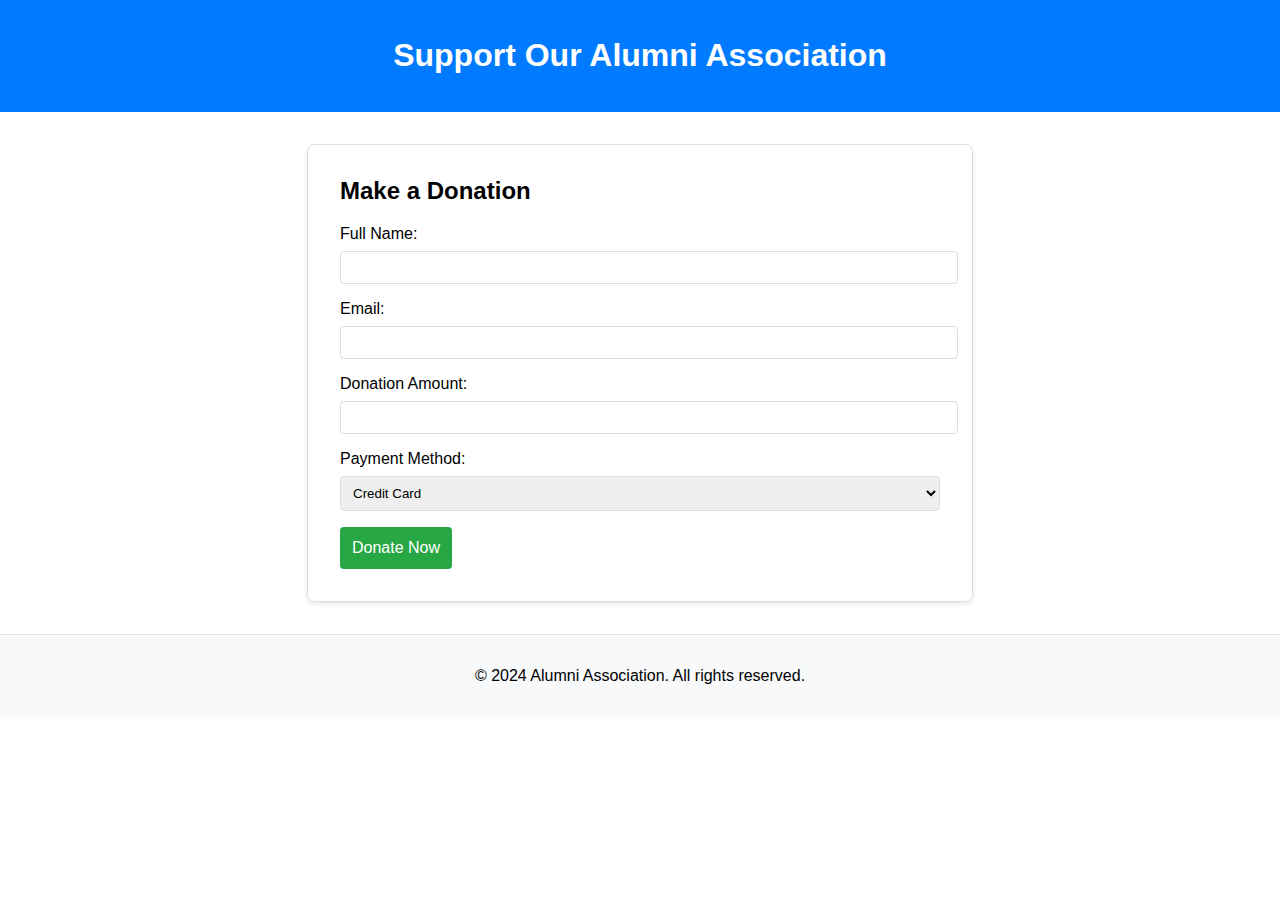
<file: donationPortal.html>
<!DOCTYPE html>
<html lang="en">
  <head>
    <meta charset="UTF-8" />
    <meta name="viewport" content="width=device-width, initial-scale=1.0" />
    <title>Donation Portal</title>
    <style>
      /* styles.css */
      body {
        font-family: Arial, sans-serif;
        margin: 0;
        padding: 0;
        box-sizing: border-box;
      }

      header {
        background-color: #007bff;
        color: white;
        padding: 1rem;
        text-align: center;
      }

      main {
        padding: 2rem;
      }

      .donation-form {
        max-width: 600px;
        margin: 0 auto;
        border: 1px solid #ddd;
        padding: 2rem;
        border-radius: 8px;
        box-shadow: 0 2px 4px rgba(0, 0, 0, 0.1);
      }

      h2 {
        margin-top: 0;
      }

      .form-group {
        margin-bottom: 1rem;
      }

      label {
        display: block;
        margin-bottom: 0.5rem;
      }

      input,
      select {
        width: 100%;
        padding: 0.5rem;
        border: 1px solid #ddd;
        border-radius: 4px;
      }

      button {
        background-color: #28a745;
        color: white;
        border: none;
        padding: 0.75rem;
        border-radius: 4px;
        cursor: pointer;
        font-size: 1rem;
      }

      button:hover {
        background-color: #218838;
      }

      footer {
        background-color: #f8f9fa;
        text-align: center;
        padding: 1rem;
        border-top: 1px solid #ddd;
      }
    </style>
  </head>
  <body>
    <header>
      <h1>Support Our Alumni Association</h1>
    </header>
    <main>
      <section class="donation-form">
        <h2>Make a Donation</h2>
        <form id="donationForm">
          <div class="form-group">
            <label for="name">Full Name:</label>
            <input type="text" id="name" name="name" required />
          </div>
          <div class="form-group">
            <label for="email">Email:</label>
            <input type="email" id="email" name="email" required />
          </div>
          <div class="form-group">
            <label for="amount">Donation Amount:</label>
            <input type="number" id="amount" name="amount" required />
          </div>
          <div class="form-group">
            <label for="paymentMethod">Payment Method:</label>
            <select id="paymentMethod" name="paymentMethod" required>
              <option value="creditCard">Credit Card</option>
              <option value="paypal">PayPal</option>
              <option value="bankTransfer">Bank Transfer</option>
            </select>
          </div>
          <button type="submit">Donate Now</button>
        </form>
      </section>
    </main>
    <footer>
      <p>&copy; 2024 Alumni Association. All rights reserved.</p>
    </footer>
    <script>
      // scripts.js
      document
        .getElementById("donationForm")
        .addEventListener("submit", function (event) {
          event.preventDefault();

          const name = document.getElementById("name").value;
          const email = document.getElementById("email").value;
          const amount = document.getElementById("amount").value;
          const paymentMethod = document.getElementById("paymentMethod").value;

          // Validate form data
          if (!name || !email || !amount || !paymentMethod) {
            alert("Please fill out all fields.");
            return;
          }

          // Example of how you might handle form submission
          alert(
            `Thank you, ${name}! Your donation of $${amount} will be processed via ${paymentMethod}.`
          );

          // Redirect to payment gateway or secure payment integration here
          // Example: window.location.href = 'https://secure-payment-gateway.com';
        });
    </script>
  </body>
</html>
</file>
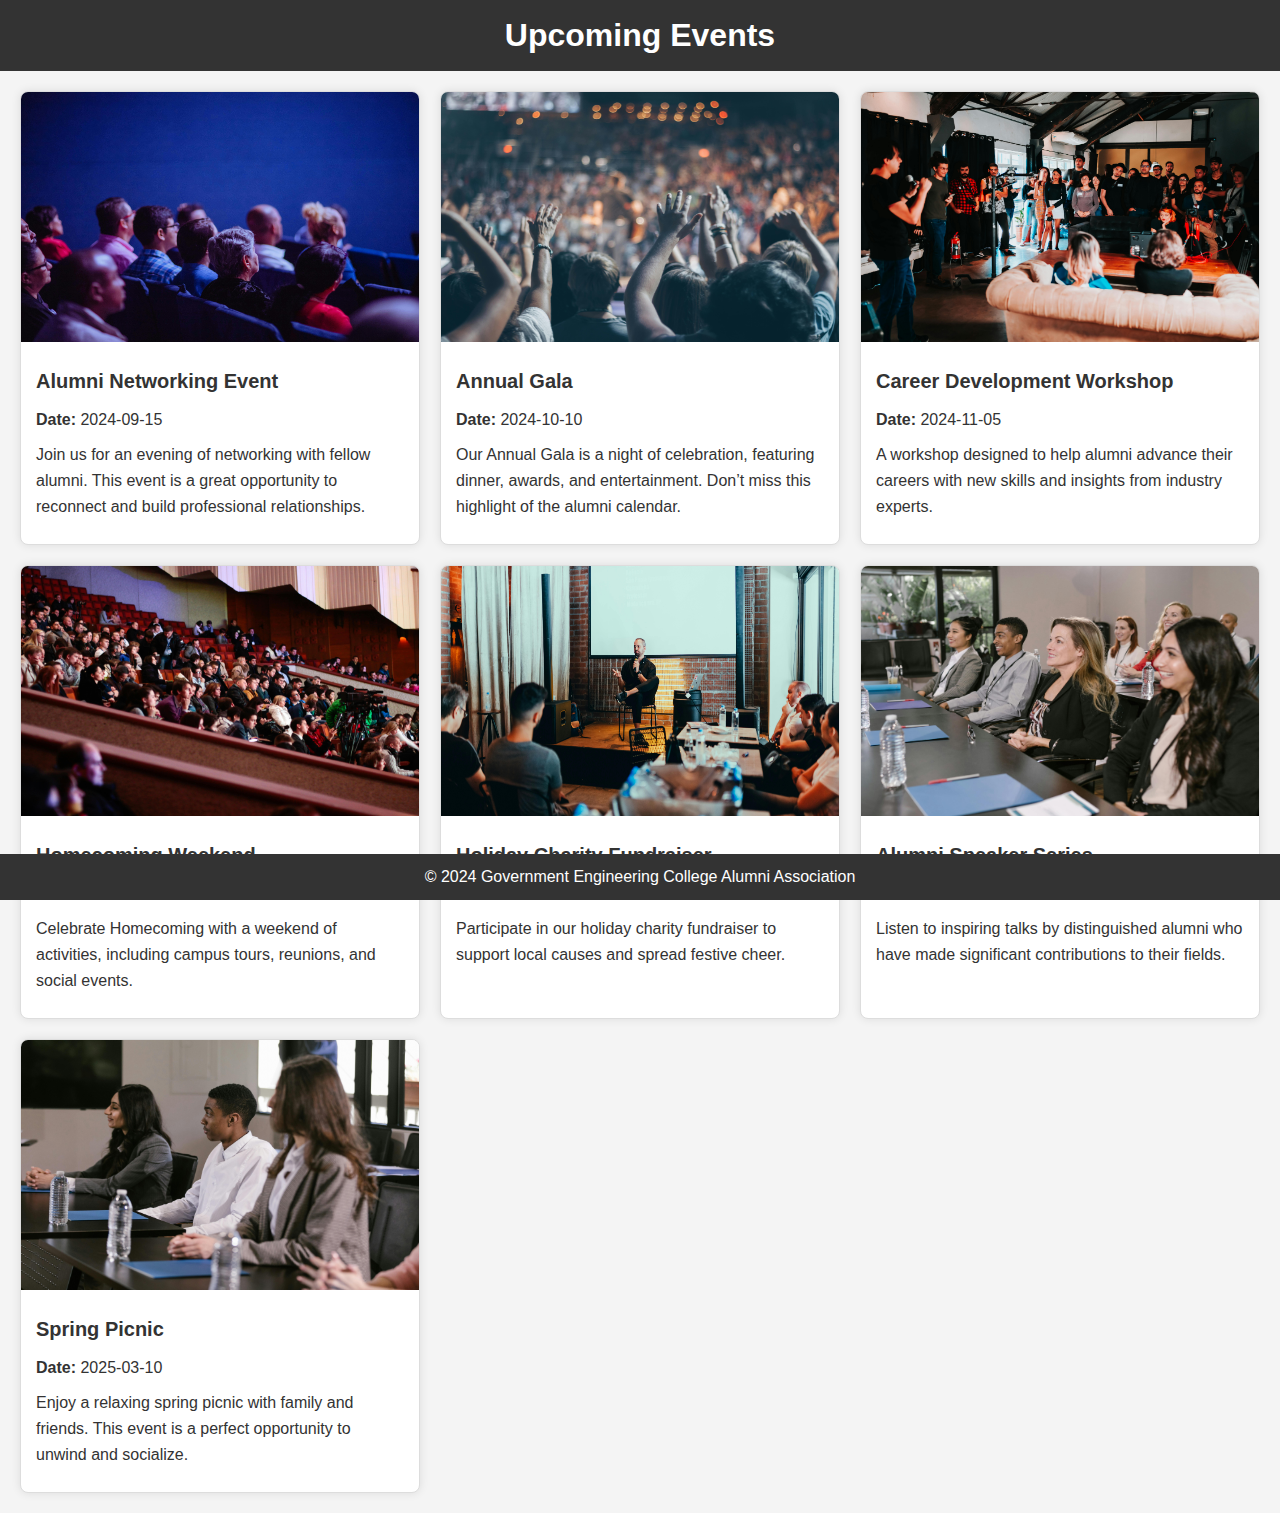
<file: Events.html>
<!DOCTYPE html>
<html lang="en">
  <head>
    <meta charset="UTF-8" />
    <meta name="viewport" content="width=device-width, initial-scale=1.0" />
    <title>Upcoming Events</title>
    <style>
      /* General Reset */
      * {
        margin: 0;
        padding: 0;
        box-sizing: border-box;
      }

      /* Body and Header */
      body {
        font-family: Arial, sans-serif;
        line-height: 1.6;
        background-color: #f4f4f4;
        color: #333;
      }

      header {
        background: #333;
        color: #fff;
        padding: 10px 20px;
        text-align: center;
      }

      header h1 {
        margin: 0;
      }

      /* Main Section */
      main {
        padding: 20px;
      }

      #events {
        display: grid;
        grid-template-columns: repeat(auto-fill, minmax(300px, 1fr));
        gap: 20px;
      }

      .event {
        background: #fff;
        border: 1px solid #ddd;
        border-radius: 8px;
        overflow: hidden;
        box-shadow: 0 0 10px rgba(0, 0, 0, 0.1);
        transition: transform 0.3s ease, box-shadow 0.3s ease;
      }

      .event:hover {
        transform: scale(1.05);
        box-shadow: 0 0 15px rgba(0, 0, 0, 0.2);
      }

      .event img {
        width: 100%;
        height: 250px;
      }

      .event-content {
        padding: 15px;
      }

      .event-content h2 {
        margin-top: 0;
        font-size: 1.25em;
      }

      .event-content p {
        margin: 10px 0;
      }

      footer {
        background: #333;
        color: #fff;
        text-align: center;
        padding: 10px 20px;
        position: fixed;
        width: 100%;
        bottom: 0;
      }
    </style>
  </head>
  <body>
    <header>
      <h1>Upcoming Events</h1>
    </header>
    <main>
      <section id="events">
        <!-- Events will be inserted here by JavaScript -->
      </section>
    </main>
    <footer>
      <p>&copy; 2024 Government Engineering College Alumni Association</p>
    </footer>
    <script>
      document.addEventListener("DOMContentLoaded", () => {
        const events = [
          {
            title: "Alumni Networking Event",
            image: "./assets/event1.jpg",
            description:
              "Join us for an evening of networking with fellow alumni. This event is a great opportunity to reconnect and build professional relationships.",
            date: "2024-09-15",
          },
          {
            title: "Annual Gala",
            image: "./assets/event2.jpg",
            description:
              "Our Annual Gala is a night of celebration, featuring dinner, awards, and entertainment. Don’t miss this highlight of the alumni calendar.",
            date: "2024-10-10",
          },
          {
            title: "Career Development Workshop",
            image: "./assets/event3.jpg",
            description:
              "A workshop designed to help alumni advance their careers with new skills and insights from industry experts.",
            date: "2024-11-05",
          },
          {
            title: "Homecoming Weekend",
            image: "./assets/event4.jpg",
            description:
              "Celebrate Homecoming with a weekend of activities, including campus tours, reunions, and social events.",
            date: "2024-11-25",
          },
          {
            title: "Holiday Charity Fundraiser",
            image: "./assets/event5.jpg",
            description:
              "Participate in our holiday charity fundraiser to support local causes and spread festive cheer.",
            date: "2024-12-15",
          },
          {
            title: "Alumni Speaker Series",
            image: "./assets/event6.jpg",
            description:
              "Listen to inspiring talks by distinguished alumni who have made significant contributions to their fields.",
            date: "2025-01-20",
          },
          {
            title: "Spring Picnic",
            image: "./assets/event7.jpg",
            description:
              "Enjoy a relaxing spring picnic with family and friends. This event is a perfect opportunity to unwind and socialize.",
            date: "2025-03-10",
          },
        ];

        const eventsContainer = document.getElementById("events");

        events.forEach((event) => {
          const eventElement = document.createElement("div");
          eventElement.className = "event";
          eventElement.innerHTML = `
            <img src="${event.image}" alt="${event.title}">
            <div class="event-content">
                <h2>${event.title}</h2>
                <p><strong>Date:</strong> ${event.date}</p>
                <p>${event.description}</p>
            </div>
        `;
          eventsContainer.appendChild(eventElement);
        });
      });
    </script>
  </body>
</html>
</file>
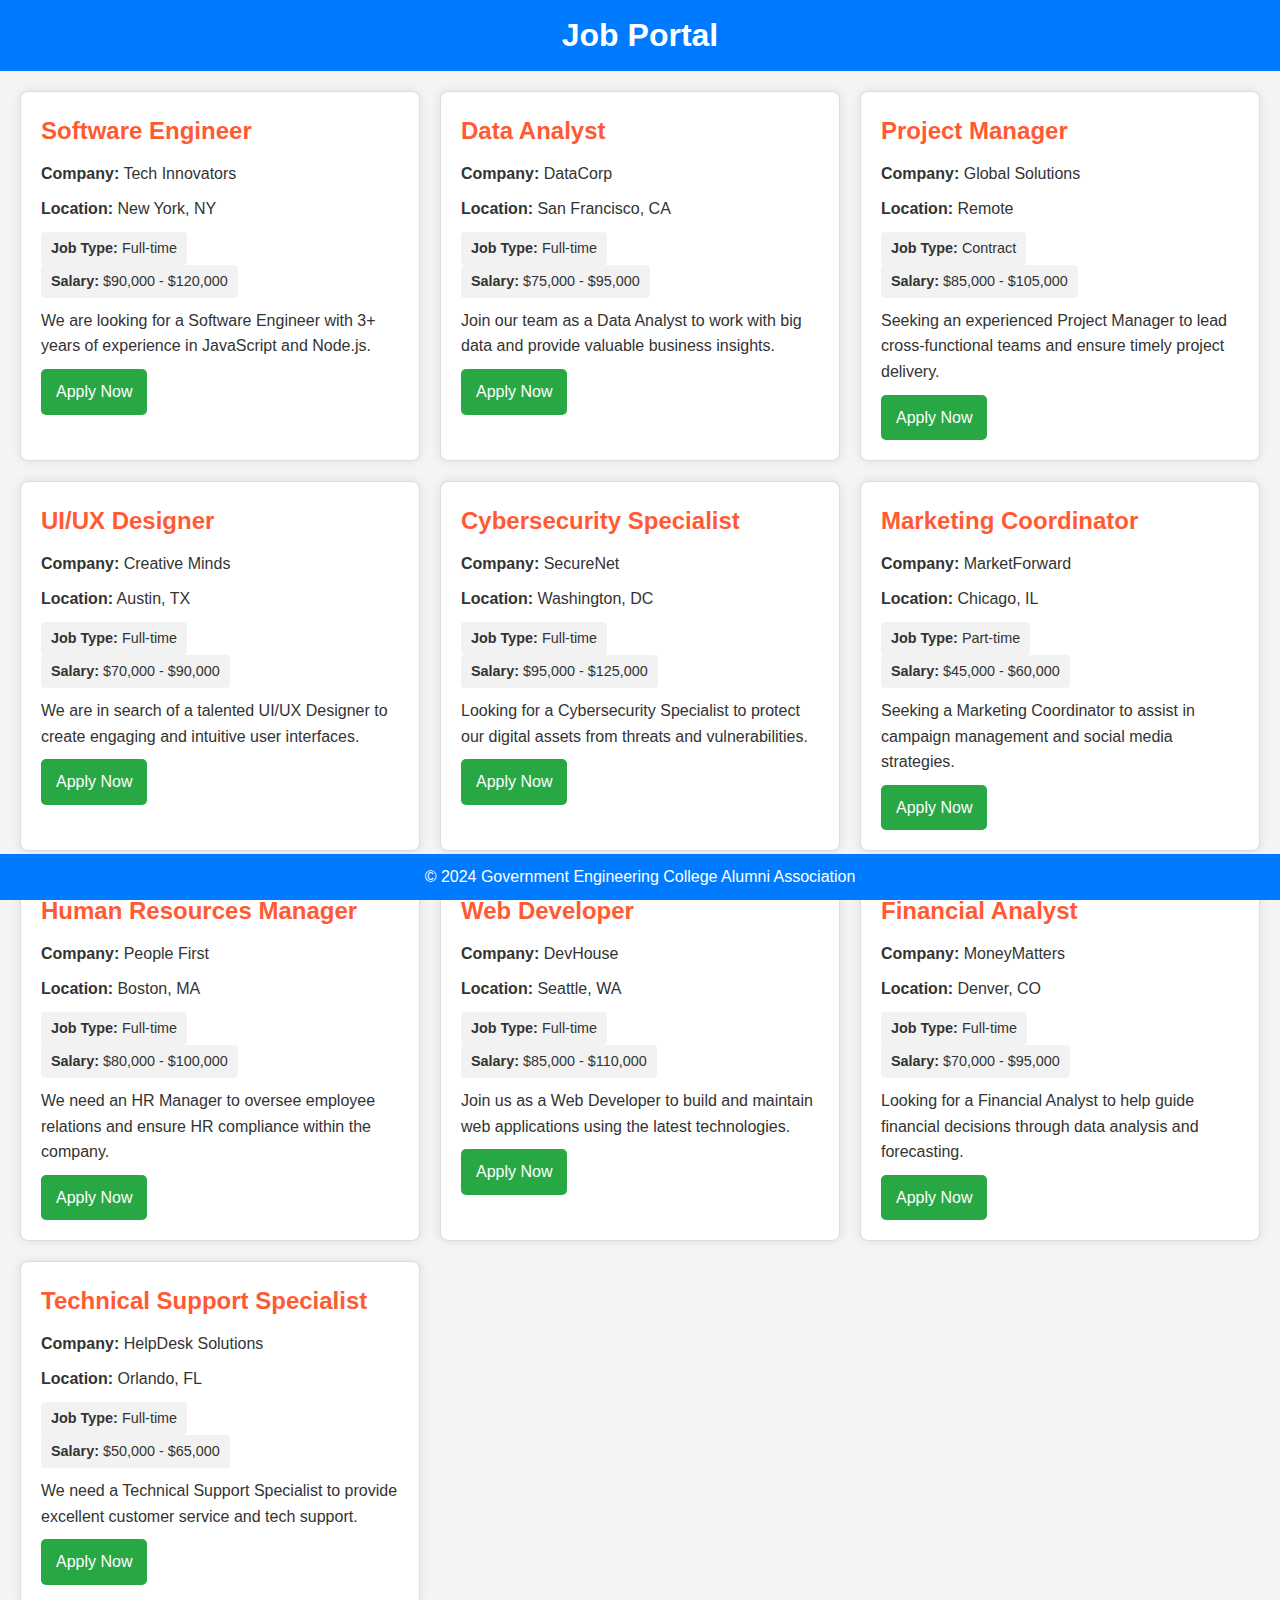
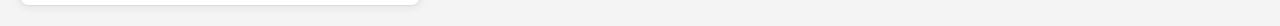
<file: jobs.html>
<!DOCTYPE html>
<html lang="en">
  <head>
    <meta charset="UTF-8" />
    <meta name="viewport" content="width=device-width, initial-scale=1.0" />
    <title>Job Portal</title>
    <style>
      /* General Reset */
      * {
        margin: 0;
        padding: 0;
        box-sizing: border-box;
      }

      /* Body and Header */
      body {
        font-family: Arial, sans-serif;
        line-height: 1.6;
        background-color: #f4f4f4;
        color: #333;
      }

      header {
        background: #007bff;
        color: #fff;
        padding: 10px 20px;
        text-align: center;
      }

      header h1 {
        margin: 0;
      }

      /* Main Section */
      main {
        padding: 20px;
      }

      #jobs {
        display: grid;
        grid-template-columns: repeat(auto-fill, minmax(300px, 1fr));
        gap: 20px;
      }

      .job {
        background: #fff;
        border: 1px solid #ddd;
        border-radius: 8px;
        padding: 20px;
        box-shadow: 0 0 10px rgba(0, 0, 0, 0.1);
        transition: transform 0.3s ease, box-shadow 0.3s ease;
      }

      .job:hover {
        transform: scale(1.05);
        box-shadow: 0 0 15px rgba(0, 0, 0, 0.2);
      }

      .job h2 {
        margin-top: 0;
        font-size: 1.5em;
        color: #ff5a33;
      }

      .job p {
        margin: 10px 0;
      }

      .job-details {
        margin-top: 10px;
      }

      .job-details span {
        display: inline-block;
        background-color: #f2f2f2;
        padding: 5px 10px;
        border-radius: 4px;
        margin-right: 10px;
        font-size: 0.9em;
      }

      /* Button Styling */
      .apply-button {
        display: inline-block;
        padding: 10px 15px;
        background-color: #28a745;
        color: white;
        text-align: center;
        text-decoration: none;
        border-radius: 5px;
        font-size: 1em;
        transition: background-color 0.3s ease;
      }

      .apply-button:hover {
        background-color: #218838;
      }

      footer {
        background: #007bff;
        color: #fff;
        text-align: center;
        padding: 10px 20px;
        position: fixed;
        width: 100%;
        bottom: 0;
      }
    </style>
  </head>
  <body>
    <header>
      <h1>Job Portal</h1>
    </header>
    <main>
      <section id="jobs">
        <!-- Job listings will be inserted here by JavaScript -->
      </section>
    </main>
    <footer>
      <p>&copy; 2024 Government Engineering College Alumni Association</p>
    </footer>
    <script>
      document.addEventListener("DOMContentLoaded", () => {
        const jobs = [
          {
            title: "Software Engineer",
            company: "Tech Innovators",
            location: "New York, NY",
            description:
              "We are looking for a Software Engineer with 3+ years of experience in JavaScript and Node.js.",
            type: "Full-time",
            salary: "$90,000 - $120,000",
            applyLink: "https://example.com/apply/software-engineer",
          },
          {
            title: "Data Analyst",
            company: "DataCorp",
            location: "San Francisco, CA",
            description:
              "Join our team as a Data Analyst to work with big data and provide valuable business insights.",
            type: "Full-time",
            salary: "$75,000 - $95,000",
            applyLink: "https://example.com/apply/data-analyst",
          },
          {
            title: "Project Manager",
            company: "Global Solutions",
            location: "Remote",
            description:
              "Seeking an experienced Project Manager to lead cross-functional teams and ensure timely project delivery.",
            type: "Contract",
            salary: "$85,000 - $105,000",
            applyLink: "https://example.com/apply/project-manager",
          },
          {
            title: "UI/UX Designer",
            company: "Creative Minds",
            location: "Austin, TX",
            description:
              "We are in search of a talented UI/UX Designer to create engaging and intuitive user interfaces.",
            type: "Full-time",
            salary: "$70,000 - $90,000",
            applyLink: "https://example.com/apply/ui-ux-designer",
          },
          {
            title: "Cybersecurity Specialist",
            company: "SecureNet",
            location: "Washington, DC",
            description:
              "Looking for a Cybersecurity Specialist to protect our digital assets from threats and vulnerabilities.",
            type: "Full-time",
            salary: "$95,000 - $125,000",
            applyLink: "https://example.com/apply/cybersecurity-specialist",
          },
          {
            title: "Marketing Coordinator",
            company: "MarketForward",
            location: "Chicago, IL",
            description:
              "Seeking a Marketing Coordinator to assist in campaign management and social media strategies.",
            type: "Part-time",
            salary: "$45,000 - $60,000",
            applyLink: "https://example.com/apply/marketing-coordinator",
          },
          {
            title: "Human Resources Manager",
            company: "People First",
            location: "Boston, MA",
            description:
              "We need an HR Manager to oversee employee relations and ensure HR compliance within the company.",
            type: "Full-time",
            salary: "$80,000 - $100,000",
            applyLink: "https://example.com/apply/hr-manager",
          },
          {
            title: "Web Developer",
            company: "DevHouse",
            location: "Seattle, WA",
            description:
              "Join us as a Web Developer to build and maintain web applications using the latest technologies.",
            type: "Full-time",
            salary: "$85,000 - $110,000",
            applyLink: "https://example.com/apply/web-developer",
          },
          {
            title: "Financial Analyst",
            company: "MoneyMatters",
            location: "Denver, CO",
            description:
              "Looking for a Financial Analyst to help guide financial decisions through data analysis and forecasting.",
            type: "Full-time",
            salary: "$70,000 - $95,000",
            applyLink: "https://example.com/apply/financial-analyst",
          },
          {
            title: "Technical Support Specialist",
            company: "HelpDesk Solutions",
            location: "Orlando, FL",
            description:
              "We need a Technical Support Specialist to provide excellent customer service and tech support.",
            type: "Full-time",
            salary: "$50,000 - $65,000",
            applyLink: "https://example.com/apply/technical-support-specialist",
          },
        ];

        const jobsContainer = document.getElementById("jobs");

        jobs.forEach((job) => {
          const jobElement = document.createElement("div");
          jobElement.className = "job";
          jobElement.innerHTML = `
            <h2>${job.title}</h2>
            <p><strong>Company:</strong> ${job.company}</p>
            <p><strong>Location:</strong> ${job.location}</p>
            <div class="job-details">
                <span><strong>Job Type:</strong> ${job.type}</span>
                <span><strong>Salary:</strong> ${job.salary}</span>
            </div>
            <p>${job.description}</p>
            <a href="${job.applyLink}" class="apply-button" target="_blank">Apply Now</a>
        `;
          jobsContainer.appendChild(jobElement);
        });
      });
    </script>
  </body>
</html>
</file>
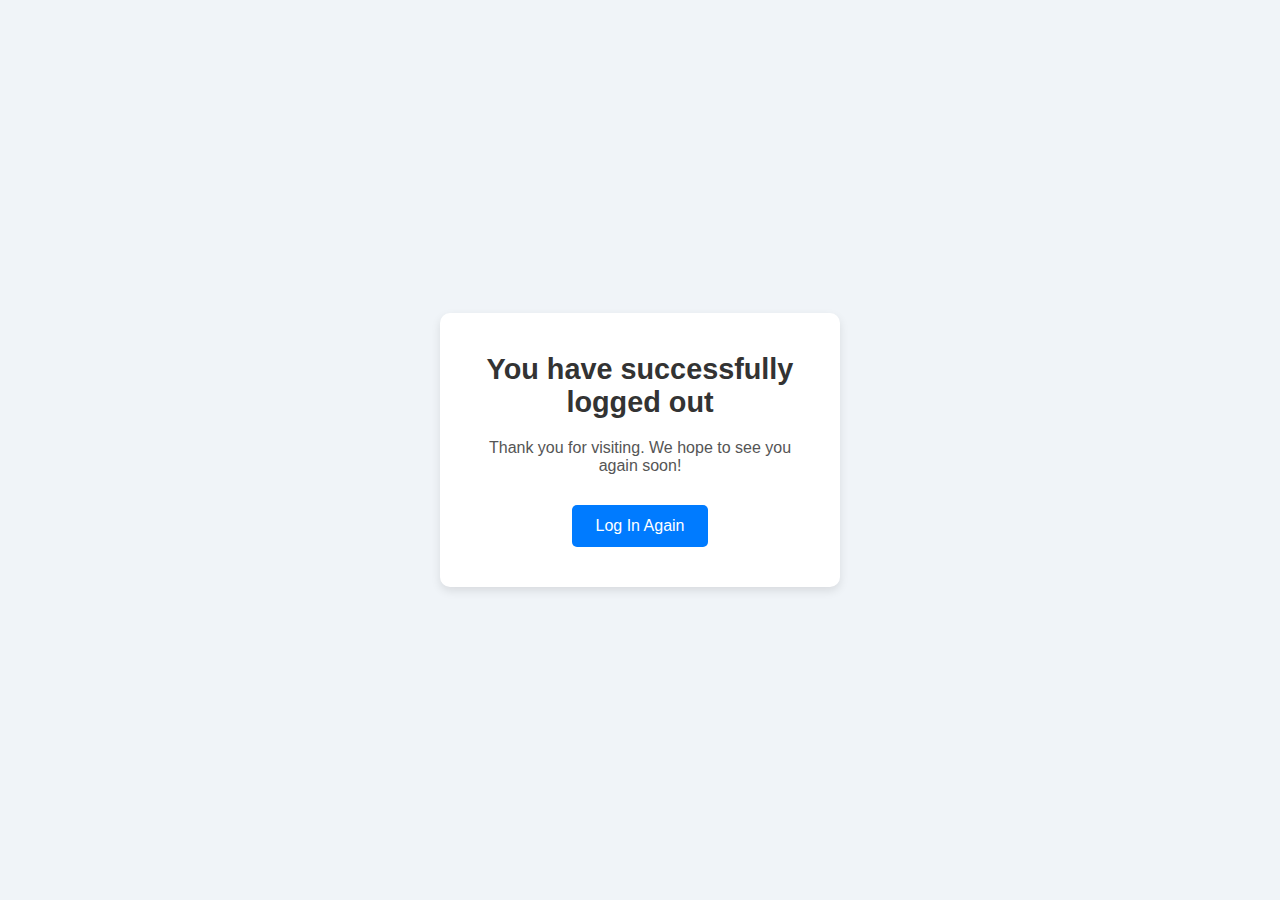
<file: logout.html>
<!DOCTYPE html>
<html lang="en">
  <head>
    <meta charset="UTF-8" />
    <meta name="viewport" content="width=device-width, initial-scale=1.0" />
    <title>Logout</title>
    <style>
      /* General Reset */
      * {
        margin: 0;
        padding: 0;
        box-sizing: border-box;
      }

      body {
        font-family: "Arial", sans-serif;
        background-color: #f0f4f8;
        display: flex;
        justify-content: center;
        align-items: center;
        height: 100vh;
        margin: 0;
      }

      .logout-container {
        display: flex;
        justify-content: center;
        align-items: center;
        width: 100%;
        height: 100%;
      }

      .logout-content {
        background-color: #fff;
        padding: 40px;
        border-radius: 10px;
        box-shadow: 0 4px 10px rgba(0, 0, 0, 0.1);
        text-align: center;
        max-width: 400px;
        width: 100%;
      }

      .logout-content h1 {
        font-size: 1.8rem;
        color: #333;
        margin-bottom: 20px;
      }

      .logout-content p {
        font-size: 1rem;
        color: #555;
        margin-bottom: 30px;
      }

      .logout-btn {
        display: inline-block;
        padding: 12px 24px;
        background-color: #007bff;
        color: #fff;
        text-decoration: none;
        border-radius: 5px;
        font-size: 1rem;
        transition: background-color 0.3s ease;
      }

      .logout-btn:hover {
        background-color: #0056b3;
      }

      /* Responsive Styling */
      @media (max-width: 768px) {
        .logout-content {
          padding: 30px;
        }

        .logout-content h1 {
          font-size: 1.6rem;
        }

        .logout-content p {
          font-size: 0.9rem;
        }

        .logout-btn {
          font-size: 0.9rem;
        }
      }
    </style>
  </head>
  <body>
    <div class="logout-container">
      <div class="logout-content">
        <h1>You have successfully logged out</h1>
        <p>Thank you for visiting. We hope to see you again soon!</p>
        <a href="login.html" class="logout-btn">Log In Again</a>
      </div>
    </div>
  </body>
</html>
</file>
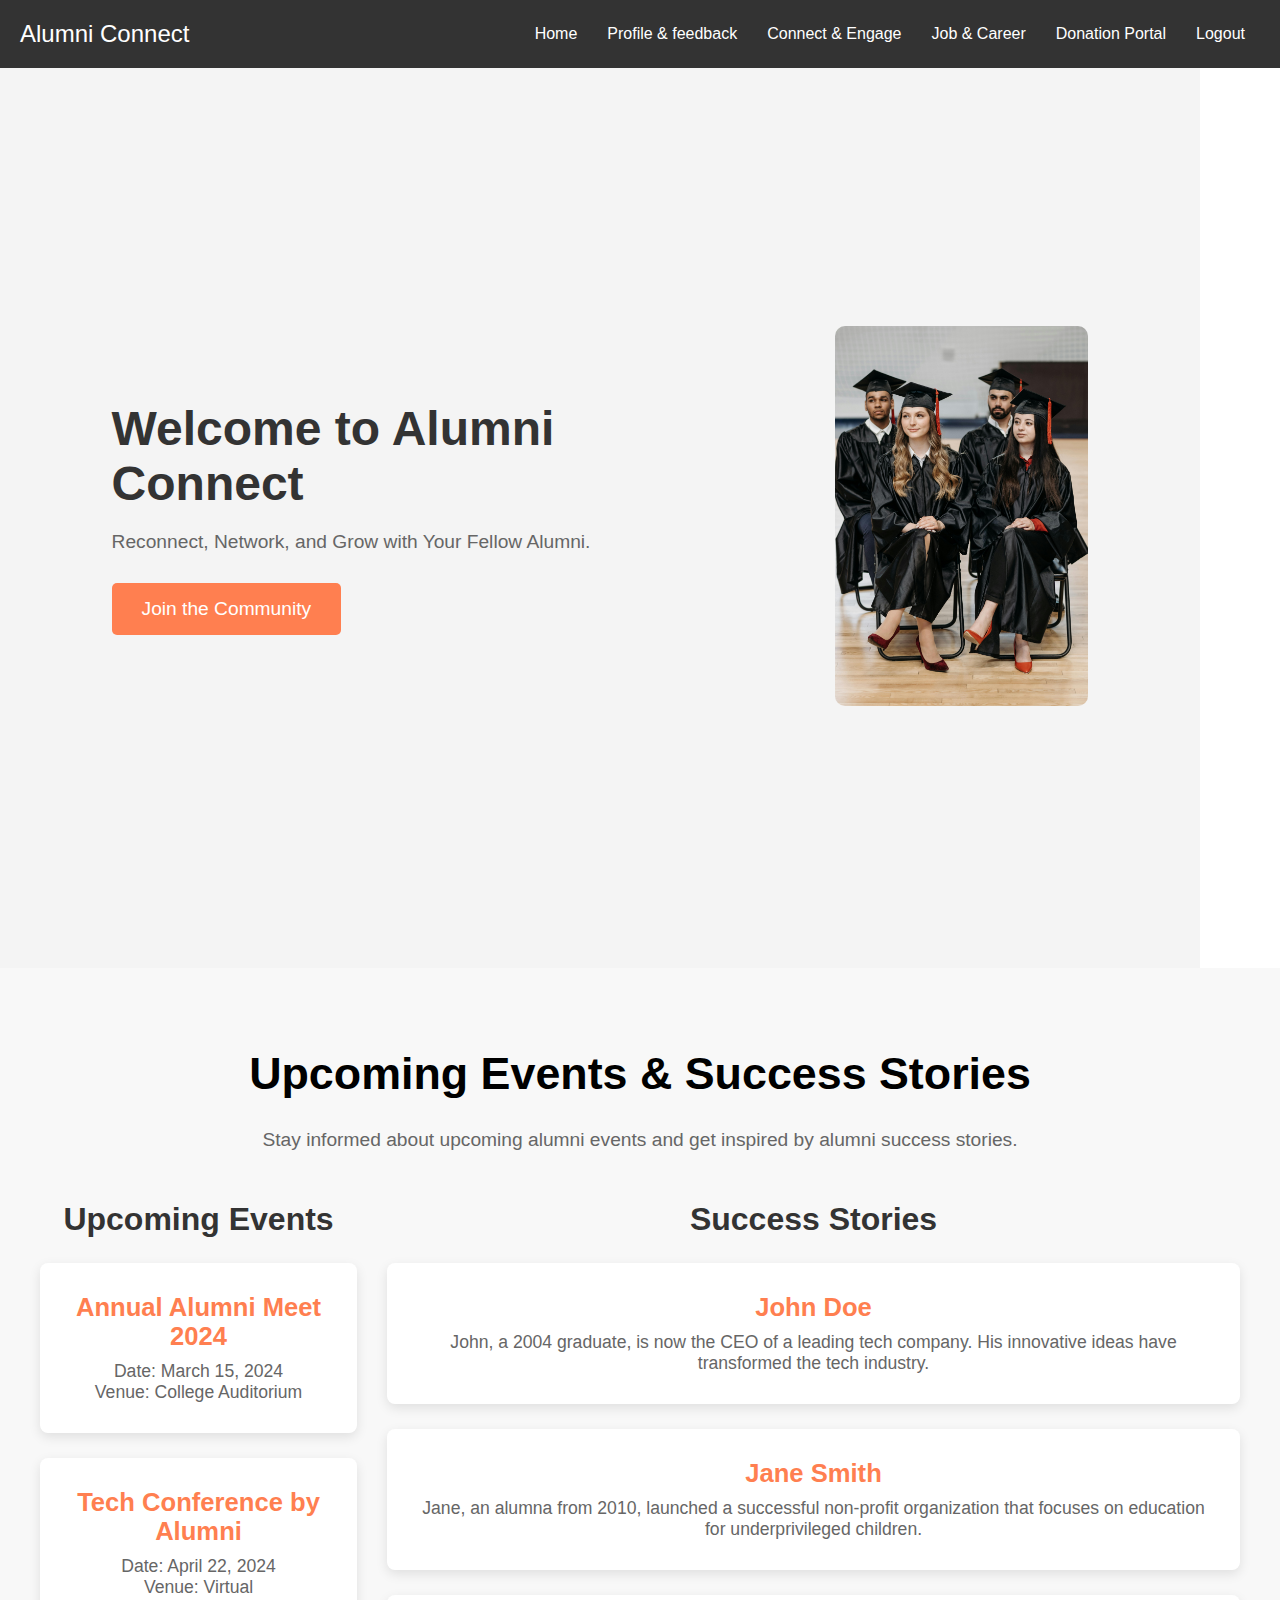
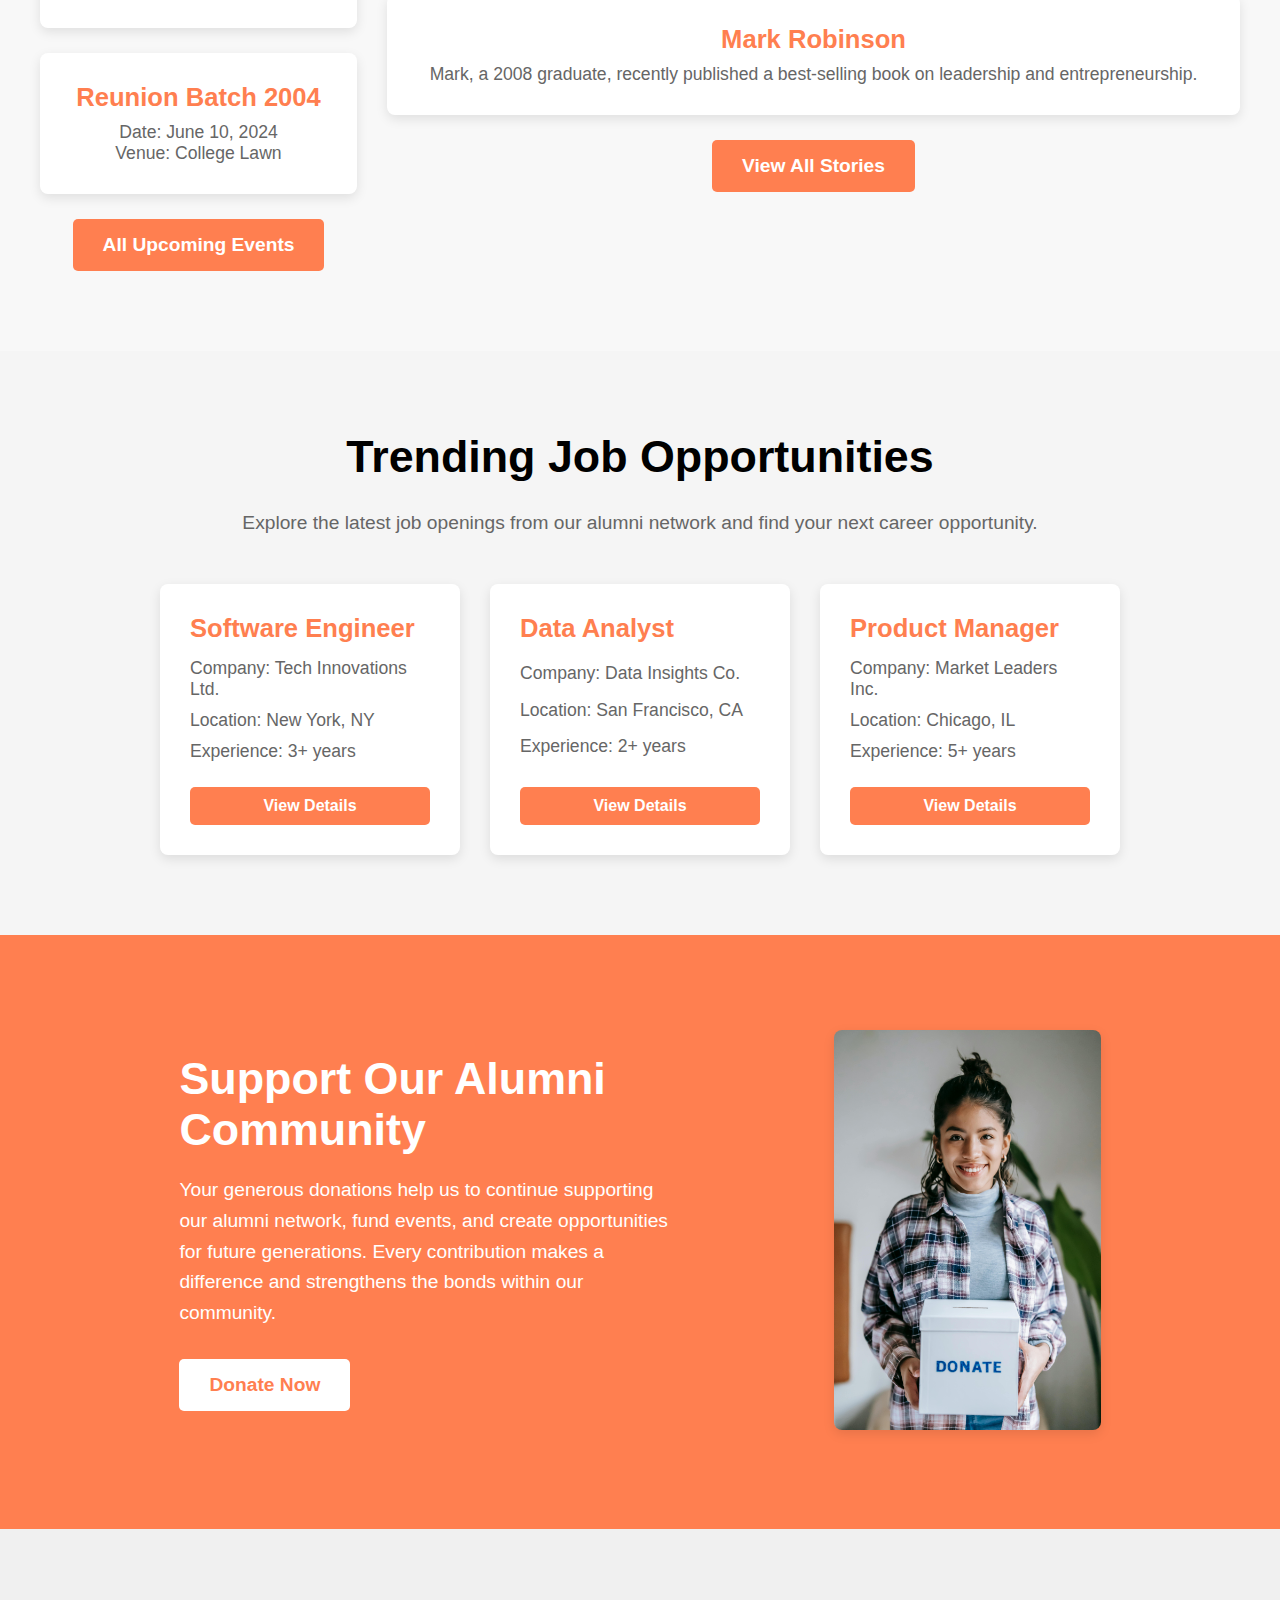
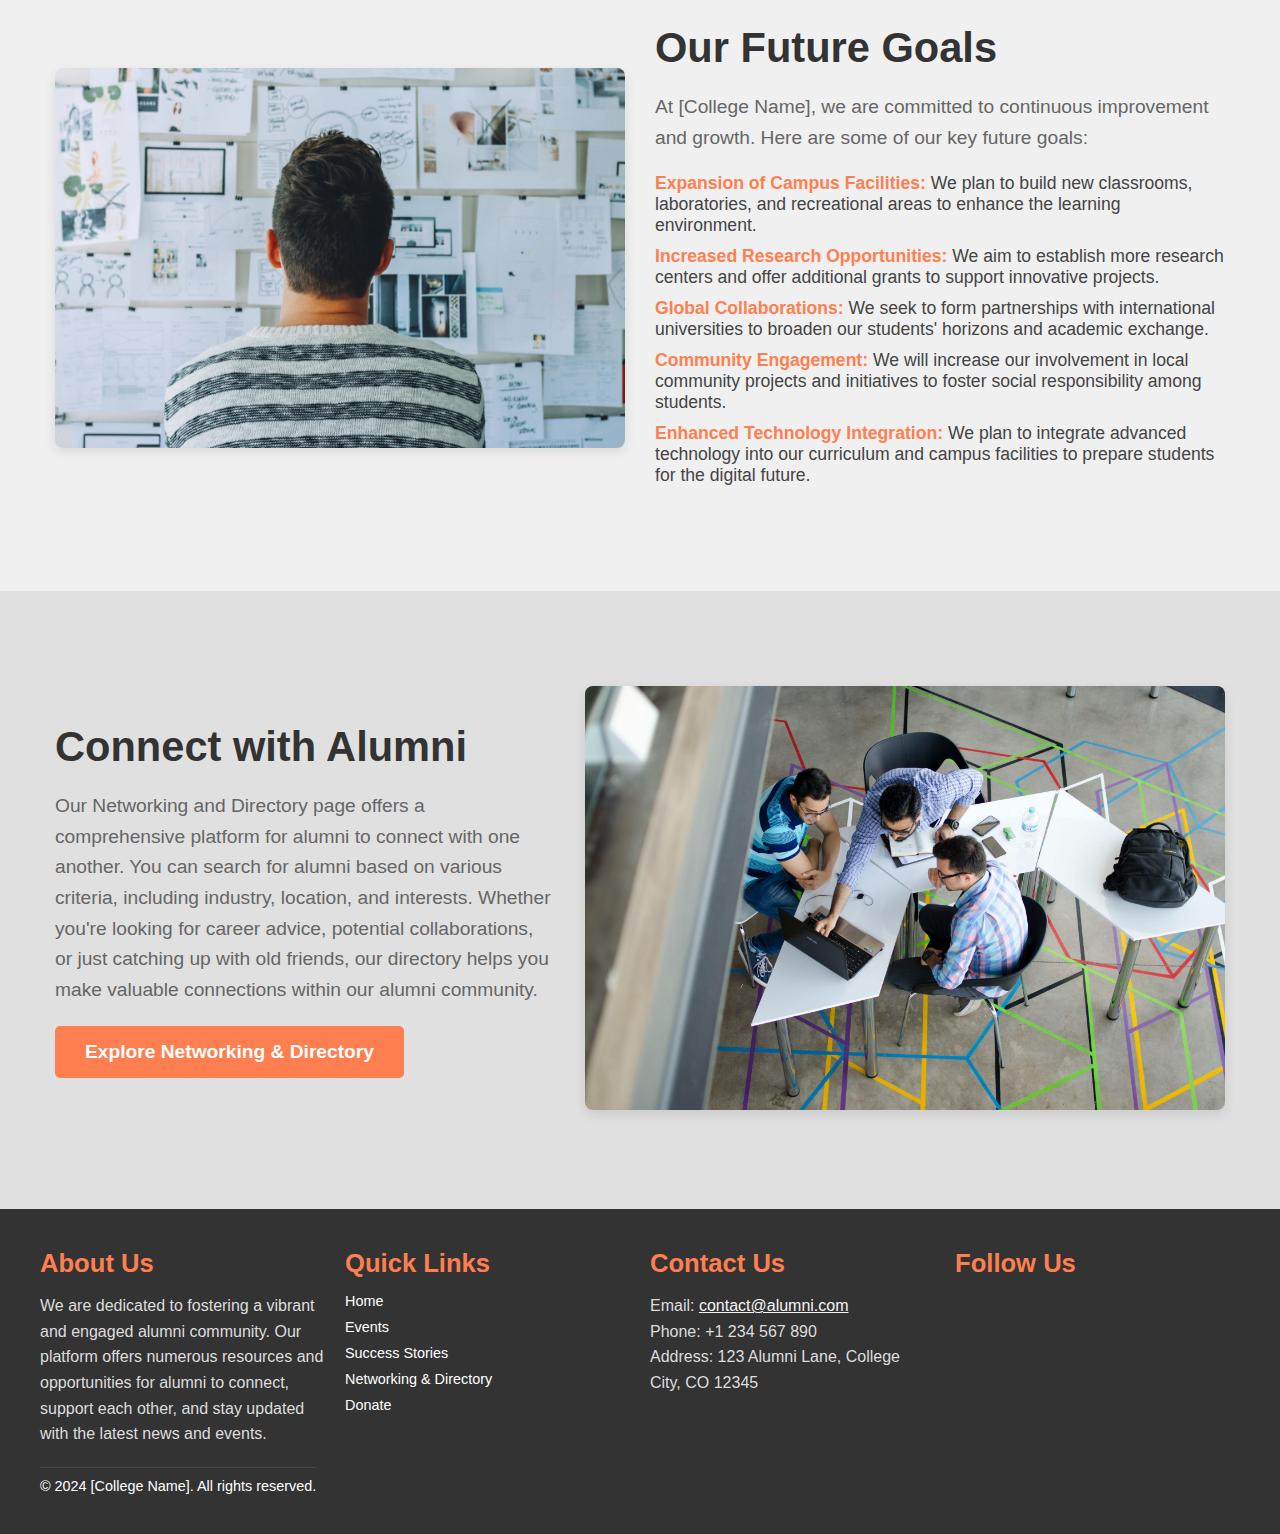
<file: main-dashboard.html>
<!DOCTYPE html>
<html lang="en">
  <head>
    <meta charset="UTF-8" />
    <meta name="viewport" content="width=device-width, initial-scale=1.0" />
    <title>Alumni connect</title>
    <!-- linking our own css -->
    <link rel="stylesheet" href="styles.css" />
    <!-- linking the font awesome cdn -->
    <link
      rel="stylesheet"
      href="https://cdnjs.cloudflare.com/ajax/libs/font-awesome/6.6.0/css/all.min.css"
      integrity="sha512-Kc323vGBEqzTmouAECnVceyQqyqdsSiqLQISBL29aUW4U/M7pSPA/gEUZQqv1cwx4OnYxTxve5UMg5GT6L4JJg=="
      crossorigin="anonymous"
      referrerpolicy="no-referrer"
    />
  </head>
  <body>
    <!-- =======================  navbar starts ===================  -->
    <nav class="navbar">
      <div class="logo">Alumni Connect</div>
      <ul class="nav-links">
        <li><a href="#">Home</a></li>
        <li><a href="./profile&feedback.html">Profile & feedback</a></li>
        <li><a href="./networking.html">Connect & Engage</a></li>
        <li><a href="./jobs.html">Job & Career</a></li>
        <li><a href="./donationPortal.html">Donation Portal</a></li>
        <li><a href="./logout.html">Logout</a></li>
      </ul>
      <div class="hamburger">
        <span></span>
        <span></span>
        <span></span>
      </div>
    </nav>
    <!-- =================== navbar ends ===================== -->
    <!--==================== hero section starts ============= -->
    <section class="hero">
      <div class="hero-content">
        <h1>Welcome to Alumni Connect</h1>
        <p>Reconnect, Network, and Grow with Your Fellow Alumni.</p>
        <a href="#register" class="cta-btn">Join the Community</a>
      </div>
      <div class="hero-image">
        <img
          src="./assets/hero section.jpg"
          alt="Alumni Network"
          class="hero-actual-image"
        />
      </div>
    </section>
    <!-- ==================== hero section ends ============= -->
    <!-- =================== events and stories section starts ================ -->
    <!-- Events & Success Stories Section -->
    <section id="events-success" class="events-success">
      <div class="container">
        <div class="section-header">
          <h2>Upcoming Events & Success Stories</h2>
          <p>
            Stay informed about upcoming alumni events and get inspired by
            alumni success stories.
          </p>
        </div>

        <div class="two-columns">
          <!-- Upcoming Events -->
          <div class="events-column">
            <h3>Upcoming Events</h3>
            <div class="event-card">
              <h4>
                <a href="events/annual-meet-2024.html"
                  >Annual Alumni Meet 2024</a
                >
              </h4>
              <p>Date: March 15, 2024</p>
              <p>Venue: College Auditorium</p>
            </div>
            <div class="event-card">
              <h4>
                <a href="events/tech-conference-2024.html"
                  >Tech Conference by Alumni</a
                >
              </h4>
              <p>Date: April 22, 2024</p>
              <p>Venue: Virtual</p>
            </div>
            <div class="event-card">
              <h4>
                <a href="events/reunion-batch-2004.html">Reunion Batch 2004</a>
              </h4>
              <p>Date: June 10, 2024</p>
              <p>Venue: College Lawn</p>
            </div>
            <button class="upcoming-events-btn">
              <a href="./Events.html">All Upcoming Events</a>
            </button>
          </div>

          <!-- Success Stories -->
          <div class="stories-column">
            <h3>Success Stories</h3>
            <div class="story-card">
              <h4><a href="stories/john-doe.html">John Doe</a></h4>
              <p>
                John, a 2004 graduate, is now the CEO of a leading tech company.
                His innovative ideas have transformed the tech industry.
              </p>
            </div>
            <div class="story-card">
              <h4><a href="stories/jane-smith.html">Jane Smith</a></h4>
              <p>
                Jane, an alumna from 2010, launched a successful non-profit
                organization that focuses on education for underprivileged
                children.
              </p>
            </div>
            <div class="story-card">
              <h4><a href="stories/mark-robinson.html">Mark Robinson</a></h4>
              <p>
                Mark, a 2008 graduate, recently published a best-selling book on
                leadership and entrepreneurship.
              </p>
            </div>
            <button class="all-stories-btn" id="all-stories-btn">
              <a href="./successStories.html">View All Stories</a>
            </button>
          </div>
        </div>
      </div>
    </section>
    <!-- =================== events and stories section ends ================ -->
    <!-- ================== job opportunities section starts ============== -->
    <!-- Trending Job Opportunities Section -->
    <section id="job-opportunities" class="job-opportunities">
      <div class="container">
        <div class="section-header">
          <h2>Trending Job Opportunities</h2>
          <p>
            Explore the latest job openings from our alumni network and find
            your next career opportunity.
          </p>
        </div>

        <div class="job-cards">
          <!-- Job Opportunity Card -->
          <div class="job-card">
            <h3>Software Engineer</h3>
            <p>Company: Tech Innovations Ltd.</p>
            <p>Location: New York, NY</p>
            <p>Experience: 3+ years</p>
            <a href="jobs/software-engineer.html" class="btn">View Details</a>
          </div>

          <!-- Job Opportunity Card -->
          <div class="job-card">
            <h3>Data Analyst</h3>
            <p>Company: Data Insights Co.</p>
            <p>Location: San Francisco, CA</p>
            <p>Experience: 2+ years</p>
            <a href="jobs/data-analyst.html" class="btn">View Details</a>
          </div>

          <!-- Job Opportunity Card -->
          <div class="job-card">
            <h3>Product Manager</h3>
            <p>Company: Market Leaders Inc.</p>
            <p>Location: Chicago, IL</p>
            <p>Experience: 5+ years</p>
            <a href="jobs/product-manager.html" class="btn">View Details</a>
          </div>

          <!-- Add more job cards as needed -->
        </div>
      </div>
    </section>

    <!-- ================== job opportunities section ends ============== -->
    <!-- ================== donation section starts ===================== -->
    <!-- Donation Section -->
    <section id="donation" class="donation">
      <div class="container">
        <div class="donation-content">
          <div class="donation-text">
            <h2>Support Our Alumni Community</h2>
            <p>
              Your generous donations help us to continue supporting our alumni
              network, fund events, and create opportunities for future
              generations. Every contribution makes a difference and strengthens
              the bonds within our community.
            </p>
            <a href="./donationPortal.html" class="btn-donate">Donate Now</a>
          </div>
          <div class="donation-image">
            <img
              src="./assets/donation portal.jpg"
              alt="Support Alumni Community"
            />
          </div>
        </div>
      </div>
    </section>

    <!-- ================== donation section ends ===================== -->
    <!-- ================= future goals section starts ================ -->
    <!-- Future Goals Section -->
    <section id="future-goals" class="future-goals">
      <div class="container">
        <div class="goals-content">
          <div class="goals-image">
            <img src="./assets/future goals.jpg" alt="College Image" />
          </div>
          <div class="goals-text">
            <h2>Our Future Goals</h2>
            <p>
              At [College Name], we are committed to continuous improvement and
              growth. Here are some of our key future goals:
            </p>
            <ul>
              <li>
                <strong>Expansion of Campus Facilities:</strong> We plan to
                build new classrooms, laboratories, and recreational areas to
                enhance the learning environment.
              </li>
              <li>
                <strong>Increased Research Opportunities:</strong> We aim to
                establish more research centers and offer additional grants to
                support innovative projects.
              </li>
              <li>
                <strong>Global Collaborations:</strong> We seek to form
                partnerships with international universities to broaden our
                students' horizons and academic exchange.
              </li>
              <li>
                <strong>Community Engagement:</strong> We will increase our
                involvement in local community projects and initiatives to
                foster social responsibility among students.
              </li>
              <li>
                <strong>Enhanced Technology Integration:</strong> We plan to
                integrate advanced technology into our curriculum and campus
                facilities to prepare students for the digital future.
              </li>
            </ul>
          </div>
        </div>
      </div>
    </section>

    <!-- ================= future goals section ends ================ -->
    <!-- ===================== networking and directory page starts ============= -->
    <!-- Networking and Directory Section -->
    <section id="networking-directory" class="networking-directory">
      <div class="container">
        <div class="networking-content">
          <div class="networking-text">
            <h2>Connect with Alumni</h2>
            <p>
              Our Networking and Directory page offers a comprehensive platform
              for alumni to connect with one another. You can search for alumni
              based on various criteria, including industry, location, and
              interests. Whether you're looking for career advice, potential
              collaborations, or just catching up with old friends, our
              directory helps you make valuable connections within our alumni
              community.
            </p>
            <a href="networking-directory.html" class="btn-link"
              >Explore Networking & Directory</a
            >
          </div>
          <div class="networking-image">
            <img
              src="./assets/networking and directories.jpg"
              alt="Networking and Directory"
            />
          </div>
        </div>
      </div>
    </section>

    <!-- ===================== networking and directory page ends ============= -->
    <!--===================== footer section starts ========================== -->
    <!-- Footer -->
    <!-- Footer -->
    <footer id="footer" class="footer">
      <div class="container">
        <div class="footer-content">
          <!-- About Section -->
          <div class="footer-about">
            <h2>About Us</h2>
            <p>
              We are dedicated to fostering a vibrant and engaged alumni
              community. Our platform offers numerous resources and
              opportunities for alumni to connect, support each other, and stay
              updated with the latest news and events.
            </p>
          </div>

          <!-- Quick Links Section -->
          <div class="footer-links">
            <h2>Quick Links</h2>
            <ul>
              <li><a href="#home">Home</a></li>
              <li><a href="#events">Events</a></li>
              <li><a href="#stories">Success Stories</a></li>
              <li>
                <a href="#networking-directory">Networking & Directory</a>
              </li>
              <li><a href="#donation">Donate</a></li>
            </ul>
          </div>

          <!-- Contact Section -->
          <div class="footer-contact">
            <h2>Contact Us</h2>
            <p>
              Email: <a href="mailto:contact@alumni.com">contact@alumni.com</a>
            </p>
            <p>Phone: +1 234 567 890</p>
            <p>Address: 123 Alumni Lane, College City, CO 12345</p>
          </div>

          <!-- Social Media Section -->
          <div class="footer-social">
            <h2>Follow Us</h2>
            <div class="social-icons">
              <a href="https://facebook.com" target="_blank" class="social-icon"
                ><i class="fa-brands fa-facebook"></i
              ></a>
              <a href="https://twitter.com" target="_blank" class="social-icon"
                ><i class="fa-brands fa-x-twitter"></i
              ></a>
              <a href="https://linkedin.com" target="_blank" class="social-icon"
                ><i class="fa-brands fa-linkedin"></i
              ></a>
              <a
                href="https://instagram.com"
                target="_blank"
                class="social-icon"
                ><i class="fa-brands fa-instagram"></i
              ></a>
            </div>
          </div>
        </div>
        <div class="footer-bottom">
          <p>&copy; 2024 [College Name]. All rights reserved.</p>
        </div>
      </div>
    </footer>

    <!--===================== footer section ends ========================== -->
    <script src="script.js"></script>
  </body>
</html>
</file>
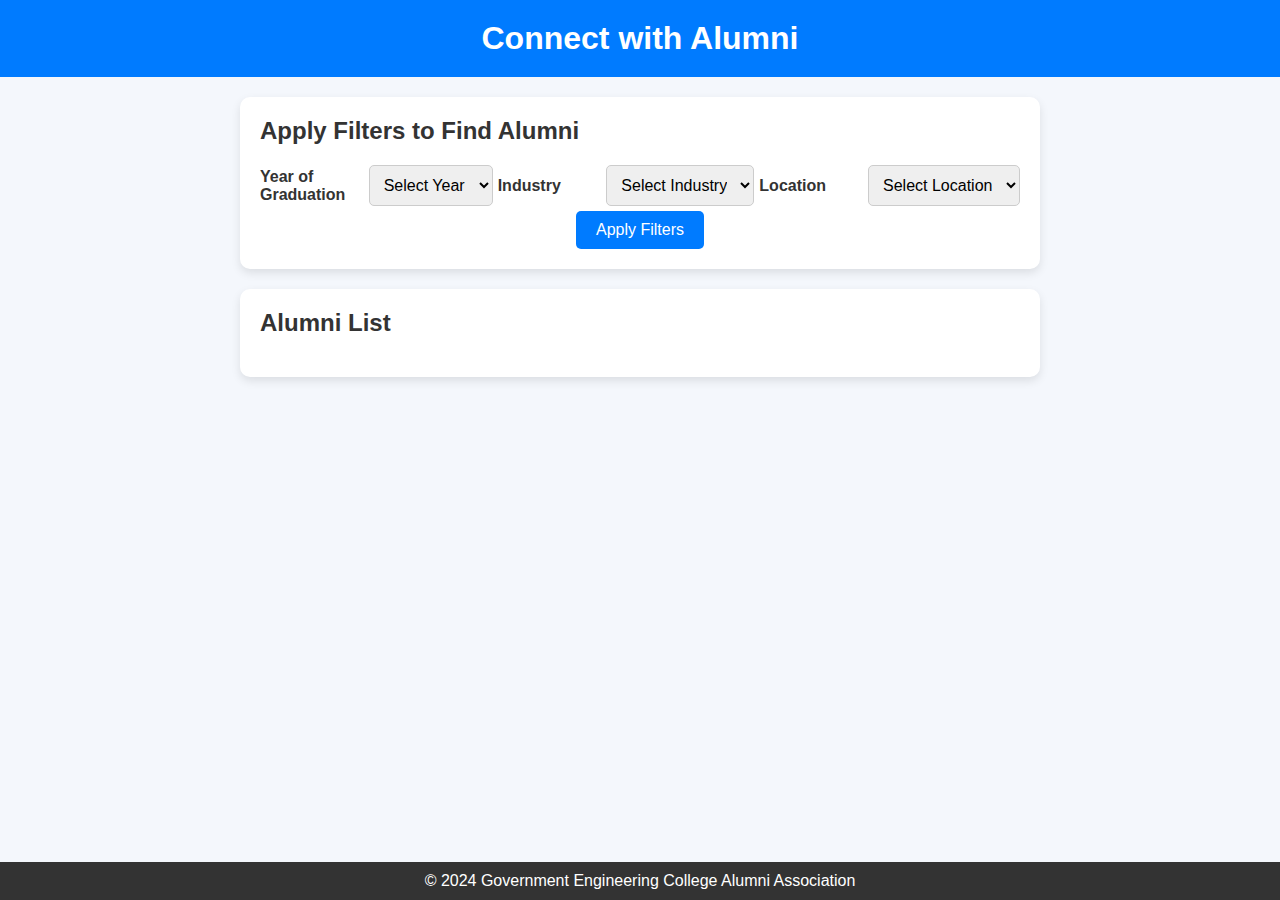
<file: networking.html>
<!DOCTYPE html>
<html lang="en">
  <head>
    <meta charset="UTF-8" />
    <meta name="viewport" content="width=device-width, initial-scale=1.0" />
    <title>Connect with Alumni</title>
    <style>
      /* General Reset */
      * {
        margin: 0;
        padding: 0;
        box-sizing: border-box;
      }

      body {
        font-family: "Arial", sans-serif;
        background-color: #f4f7fc;
        color: #333;
        padding-bottom: 60px;
      }

      header {
        background-color: #007bff;
        color: #fff;
        padding: 20px;
        text-align: center;
      }

      header h1 {
        font-size: 2rem;
      }

      .filter-section,
      .alumni-section {
        padding: 20px;
        margin: 20px auto;
        max-width: 800px;
        background-color: #fff;
        border-radius: 10px;
        box-shadow: 0 4px 10px rgba(0, 0, 0, 0.1);
      }

      h2 {
        font-size: 1.5rem;
        margin-bottom: 20px;
      }

      label {
        font-weight: bold;
      }

      .filter-form {
        display: flex;
        flex-wrap: wrap;
        justify-content: center;
        align-items: center;
        gap: 5px;
      }

      .filter-form label,
      .filter-form select {
        flex: 1 1 10%;
      }

      select {
        padding: 10px;
        border: 1px solid #ccc;
        border-radius: 5px;
        font-size: 1rem;
        margin-bottom: 0px;
      }

      .filter-btn {
        padding: 10px 20px;
        background-color: #007bff;
        color: #fff;
        border: none;
        border-radius: 5px;
        cursor: pointer;
        font-size: 1rem;
        transition: background-color 0.3s ease;
      }

      .filter-btn:hover {
        background-color: #0056b3;
      }

      /* Alumni List */
      #alumni-list {
        display: flex;
        flex-direction: column;
        gap: 20px;
      }

      .alumni-profile {
        background-color: #f8f9fa;
        padding: 15px;
        border: 1px solid #ddd;
        border-radius: 8px;
      }

      .alumni-profile h3 {
        font-size: 1.3rem;
        color: #007bff;
        margin-bottom: 5px;
      }

      .alumni-profile p {
        font-size: 1rem;
        color: #555;
      }

      footer {
        background-color: #333;
        color: #fff;
        text-align: center;
        padding: 10px;
        position: fixed;
        bottom: 0;
        width: 100%;
      }

      /* Responsive */
      @media (max-width: 768px) {
        .filter-form {
          flex-direction: column;
        }

        header h1 {
          font-size: 1.8rem;
        }

        h2 {
          font-size: 1.3rem;
        }

        .alumni-profile h3 {
          font-size: 1.2rem;
        }

        .alumni-profile p {
          font-size: 0.9rem;
        }
      }
    </style>
  </head>
  <body>
    <header>
      <h1>Connect with Alumni</h1>
    </header>

    <section class="filter-section">
      <h2>Apply Filters to Find Alumni</h2>
      <form class="filter-form">
        <label for="year">Year of Graduation</label>
        <select id="year">
          <option value="" disabled selected>Select Year</option>
          <option value="2024">2024</option>
          <option value="2023">2023</option>
          <option value="2022">2022</option>
          <option value="2021">2021</option>
        </select>

        <label for="industry">Industry</label>
        <select id="industry">
          <option value="" disabled selected>Select Industry</option>
          <option value="IT">IT</option>
          <option value="Finance">Finance</option>
          <option value="Healthcare">Healthcare</option>
          <option value="Education">Education</option>
        </select>

        <label for="location">Location</label>
        <select id="location">
          <option value="" disabled selected>Select Location</option>
          <option value="USA">USA</option>
          <option value="India">India</option>
          <option value="UK">UK</option>
          <option value="Canada">Canada</option>
        </select>

        <button type="button" class="filter-btn" onclick="filterAlumni()">
          Apply Filters
        </button>
      </form>
    </section>

    <section class="alumni-section">
      <h2>Alumni List</h2>
      <div id="alumni-list">
        <!-- Alumni profiles will be displayed here -->
      </div>
    </section>

    <footer>
      <p>&copy; 2024 Government Engineering College Alumni Association</p>
    </footer>

    <script>
      // Alumni Data (Mockup)
      const alumniData = [
        { name: "John Doe", year: 2024, industry: "IT", location: "USA" },
        {
          name: "Jane Smith",
          year: 2023,
          industry: "Finance",
          location: "India",
        },
        {
          name: "Michael Johnson",
          year: 2022,
          industry: "Healthcare",
          location: "Canada",
        },
        {
          name: "Emily Davis",
          year: 2021,
          industry: "Education",
          location: "UK",
        },
        // Add more alumni data here
      ];

      // Function to filter and display alumni
      function filterAlumni() {
        const year = document.getElementById("year").value;
        const industry = document.getElementById("industry").value;
        const location = document.getElementById("location").value;

        const alumniList = document.getElementById("alumni-list");
        alumniList.innerHTML = ""; // Clear previous list

        const filteredAlumni = alumniData.filter((alumni) => {
          return (
            (!year || alumni.year == year) &&
            (!industry || alumni.industry == industry) &&
            (!location || alumni.location == location)
          );
        });

        if (filteredAlumni.length === 0) {
          alumniList.innerHTML =
            "<p>No alumni found based on your filters.</p>";
        } else {
          filteredAlumni.forEach((alumni) => {
            const alumniProfile = document.createElement("div");
            alumniProfile.classList.add("alumni-profile");
            alumniProfile.innerHTML = `
                <h3>${alumni.name}</h3>
                <p>Year of Graduation: ${alumni.year}</p>
                <p>Industry: ${alumni.industry}</p>
                <p>Location: ${alumni.location}</p>
            `;
            alumniList.appendChild(alumniProfile);
          });
        }
      }
    </script>
  </body>
</html>
</file>
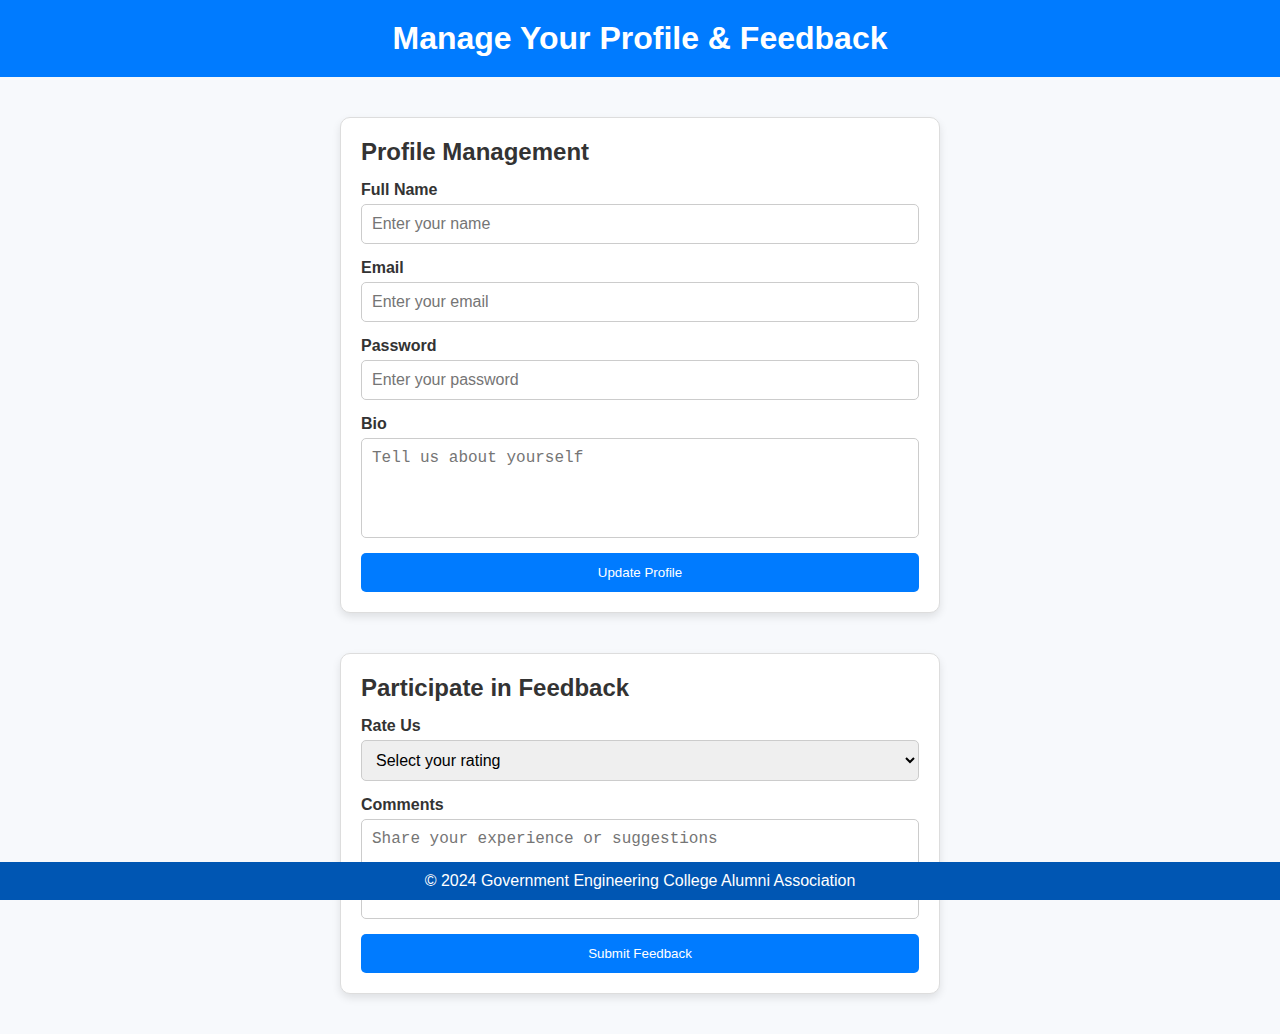
<file: profile&feedback.html>
<!DOCTYPE html>
<html lang="en">
  <head>
    <meta charset="UTF-8" />
    <meta name="viewport" content="width=device-width, initial-scale=1.0" />
    <title>Profile & Feedback</title>
    <style>
      /* General Reset */
      * {
        margin: 0;
        padding: 0;
        box-sizing: border-box;
      }

      body {
        font-family: "Arial", sans-serif;
        background-color: #f7f9fc;
        color: #333;
      }

      header {
        background-color: #007bff;
        color: #fff;
        padding: 20px;
        text-align: center;
      }

      header h1 {
        font-size: 2rem;
        margin: 0;
      }

      /* Main Sections */
      main {
        display: flex;
        flex-direction: column;
        align-items: center;
        padding: 20px;
      }

      section {
        background-color: #fff;
        border: 1px solid #ddd;
        border-radius: 10px;
        padding: 20px;
        margin: 20px 0;
        width: 100%;
        max-width: 600px;
        box-shadow: 0 4px 8px rgba(0, 0, 0, 0.1);
      }

      h2 {
        font-size: 1.5rem;
        margin-bottom: 15px;
      }

      /* Forms */
      form {
        display: flex;
        flex-direction: column;
      }

      label {
        margin-bottom: 5px;
        font-weight: bold;
      }

      input,
      textarea,
      select {
        padding: 10px;
        margin-bottom: 15px;
        border: 1px solid #ccc;
        border-radius: 5px;
        width: 100%;
        font-size: 1rem;
      }

      textarea {
        resize: none;
        height: 100px;
      }

      button {
        padding: 12px;
        background-color: #007bff;
        color: #fff;
        border: none;
        border-radius: 5px;
        cursor: pointer;
        transition: background-color 0.3s ease;
      }

      button:hover {
        background-color: #0056b3;
      }

      /* Responsive Design */
      @media (max-width: 768px) {
        section {
          margin: 10px;
          width: 90%;
        }

        header h1 {
          font-size: 1.8rem;
        }

        h2 {
          font-size: 1.3rem;
        }
      }

      footer {
        background-color: #0056b3;
        color: #fff;
        text-align: center;
        padding: 10px;
        position: fixed;
        bottom: 0;
        width: 100%;
      }
    </style>
  </head>
  <body>
    <header>
      <h1>Manage Your Profile & Feedback</h1>
    </header>

    <main>
      <section class="profile-section">
        <h2>Profile Management</h2>
        <form class="profile-form">
          <label for="name">Full Name</label>
          <input
            type="text"
            id="name"
            name="name"
            placeholder="Enter your name"
          />

          <label for="email">Email</label>
          <input
            type="email"
            id="email"
            name="email"
            placeholder="Enter your email"
          />

          <label for="password">Password</label>
          <input
            type="password"
            id="password"
            name="password"
            placeholder="Enter your password"
          />

          <label for="bio">Bio</label>
          <textarea
            id="bio"
            name="bio"
            placeholder="Tell us about yourself"
          ></textarea>

          <button type="submit" class="profile-btn">Update Profile</button>
        </form>
      </section>

      <section class="feedback-section">
        <h2>Participate in Feedback</h2>
        <form class="feedback-form">
          <label for="rating">Rate Us</label>
          <select id="rating" name="rating">
            <option value="" disabled selected>Select your rating</option>
            <option value="5">Excellent</option>
            <option value="4">Very Good</option>
            <option value="3">Good</option>
            <option value="2">Fair</option>
            <option value="1">Poor</option>
          </select>

          <label for="comments">Comments</label>
          <textarea
            id="comments"
            name="comments"
            placeholder="Share your experience or suggestions"
          ></textarea>

          <button type="submit" class="feedback-btn">Submit Feedback</button>
        </form>
      </section>
    </main>

    <footer>
      <p>&copy; 2024 Government Engineering College Alumni Association</p>
    </footer>
  </body>
</html>
</file>
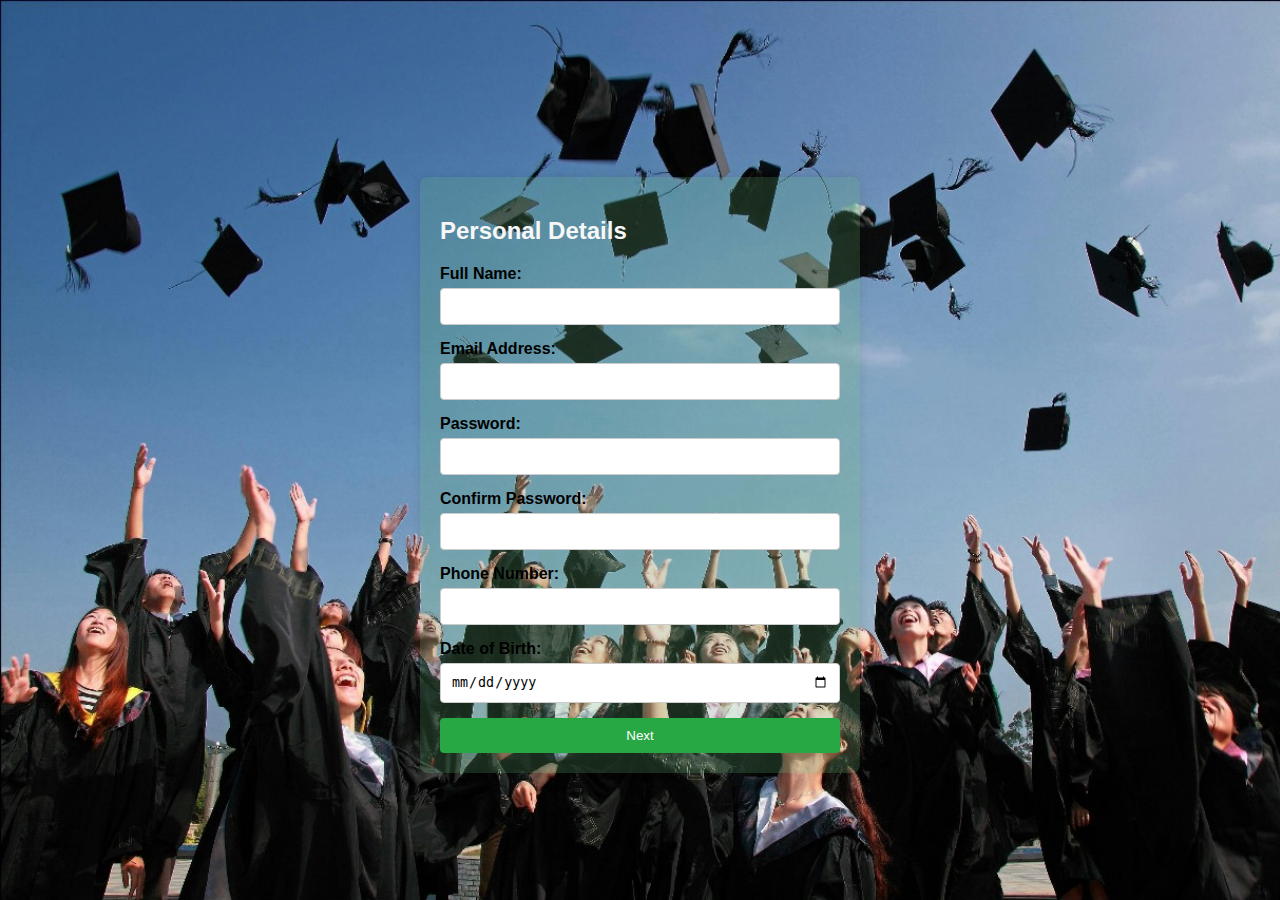
<file: register.html>
<!DOCTYPE html>
<html lang="en">
  <head>
    <meta charset="UTF-8" />
    <meta name="viewport" content="width=device-width, initial-scale=1.0" />
    <title>Registration Form</title>
    <style>
      h2 {
        color: #f7f7f7;
      }
      body {
        background-image: url(./assets/login\ page.jpg);
        background-size: cover;
        font-family: Arial, sans-serif;
        background-color: #f7f7f7;
        margin: 0;
        padding: 0;
        display: flex;
        justify-content: center;
        align-items: center;
        height: 100vh;
      }
      .form-container {
        width: 90%;
        max-width: 400px;
        padding: 20px;
        background-color: rgba(98, 181, 119, 0.219);
        box-shadow: 0 0 10px rgba(0, 0, 0, 0.1);
        border-radius: 8px;
        position: relative;
        overflow: hidden;
        margin-top: 50px;
      }
      .form-section {
        display: none;
        animation: slide-in 0.5s forwards;
      }
      .form-section.active {
        display: block;
      }
      .form-section:not(.active) {
        animation: slide-out 0.5s forwards;
      }
      @keyframes slide-in {
        from {
          opacity: 0;
          transform: translateX(100%);
        }
        to {
          opacity: 1;
          transform: translateX(0);
        }
      }
      @keyframes slide-out {
        from {
          opacity: 1;
          transform: translateX(0);
        }
        to {
          opacity: 0;
          transform: translateX(-100%);
        }
      }
      .form-group {
        margin-bottom: 15px;
      }
      label {
        display: block;
        margin-bottom: 5px;
        font-weight: bold;
      }
      input,
      select {
        width: 100%;
        padding: 10px;
        border: 1px solid #ccc;
        border-radius: 4px;
        box-sizing: border-box; /* Add this line */
      }
      button {
        padding: 10px 15px;
        background-color: #28a745;
        color: #fff;
        border: none;
        border-radius: 4px;
        cursor: pointer;
        transition: background-color 0.3s;
        display: block; /* Add this line */
        width: 100%; /* Add this line */
        margin-top: 10px; /* Add this line */
      }
      button:hover {
        background-color: #218838;
      }
    </style>
  </head>
  <body>
    <div class="form-container">
      <!-- Personal Information Section -->
      <div id="section-1" class="form-section active">
        <h2>Personal Details</h2>
        <div class="form-group">
          <label for="full-name">Full Name:</label>
          <input type="text" id="full-name" name="full-name" />
        </div>
        <div class="form-group">
          <label for="email">Email Address:</label>
          <input type="email" id="email" name="email" />
        </div>
        <div class="form-group">
          <label for="password">Password:</label>
          <input type="password" id="password" name="password" />
        </div>
        <div class="form-group">
          <label for="confirm-password">Confirm Password:</label>
          <input
            type="password"
            id="confirm-password"
            name="confirm-password"
          />
        </div>
        <div class="form-group">
          <label for="phone-number">Phone Number:</label>
          <input type="tel" id="phone-number" name="phone-number" />
        </div>
        <div class="form-group">
          <label for="dob">Date of Birth:</label>
          <input type="date" id="dob" name="dob" />
        </div>
        <button type="button" onclick="showSection(2)">Next</button>
      </div>

      <!-- Educational Background Section -->
      <div id="section-2" class="form-section">
        <h2>Educational Details</h2>
        <div class="form-group">
          <label for="college">College/University Name:</label>
          <input type="text" id="college" name="college" />
        </div>
        <div class="form-group">
          <label for="graduation-year">Year of Graduation:</label>
          <select id="graduation-year" name="graduation-year">
            <!-- Options will be populated by JavaScript -->
          </select>
        </div>
        <div class="form-group">
          <label for="degree">Degree:</label>
          <input type="text" id="degree" name="degree" />
        </div>
        <div class="form-group">
          <label for="field-of-study">Field of Study:</label>
          <input type="text" id="field-of-study" name="field-of-study" />
        </div>
        <button type="button" onclick="showSection(1)">Previous</button>
        <button type="button" onclick="showSection(3)">Next</button>
      </div>

      <!-- Professional Information Section -->
      <div id="section-3" class="form-section">
        <div class="form-group">
          <h2>Professional Details</h2>
          <label for="employer">Current Employer:</label>
          <input type="text" id="employer" name="employer" />
        </div>
        <div class="form-group">
          <label for="job-title">Job Title:</label>
          <input type="text" id="job-title" name="job-title" />
        </div>
        <div class="form-group">
          <label for="industry">Industry:</label>
          <input type="text" id="industry" name="industry" />
        </div>
        <div class="form-group">
          <label for="experience">Years of Experience:</label>
          <input type="number" id="experience" name="experience" />
        </div>
        <div class="form-group">
          <label for="linkedin">LinkedIn Profile (optional):</label>
          <input type="url" id="linkedin" name="linkedin" />
        </div>
        <button type="button" onclick="showSection(2)">Previous</button>
        <button type="submit" onclick="submitForm()">Submit</button>
      </div>
    </div>

    <script>
      document.addEventListener("DOMContentLoaded", () => {
        const graduationYearSelect = document.getElementById("graduation-year");
        const currentYear = new Date().getFullYear();
        const yearsRange = 5; // Number of years to include before and after the current year

        // Generate years from (currentYear - yearsRange) to (currentYear + yearsRange)
        for (
          let year = currentYear - yearsRange;
          year <= currentYear + yearsRange;
          year++
        ) {
          const option = document.createElement("option");
          option.value = year;
          option.textContent = year;
          graduationYearSelect.appendChild(option);
        }
      });

      function showSection(section) {
        const allSections = document.querySelectorAll(".form-section");
        allSections.forEach((sec) => sec.classList.remove("active"));
        document.getElementById("section-" + section).classList.add("active");
      }

      function submitForm() {
        alert("Form submitted successfully!");
        window.location.href = "./main-dashboard.html";
      }
    </script>
  </body>
</html>
</file>
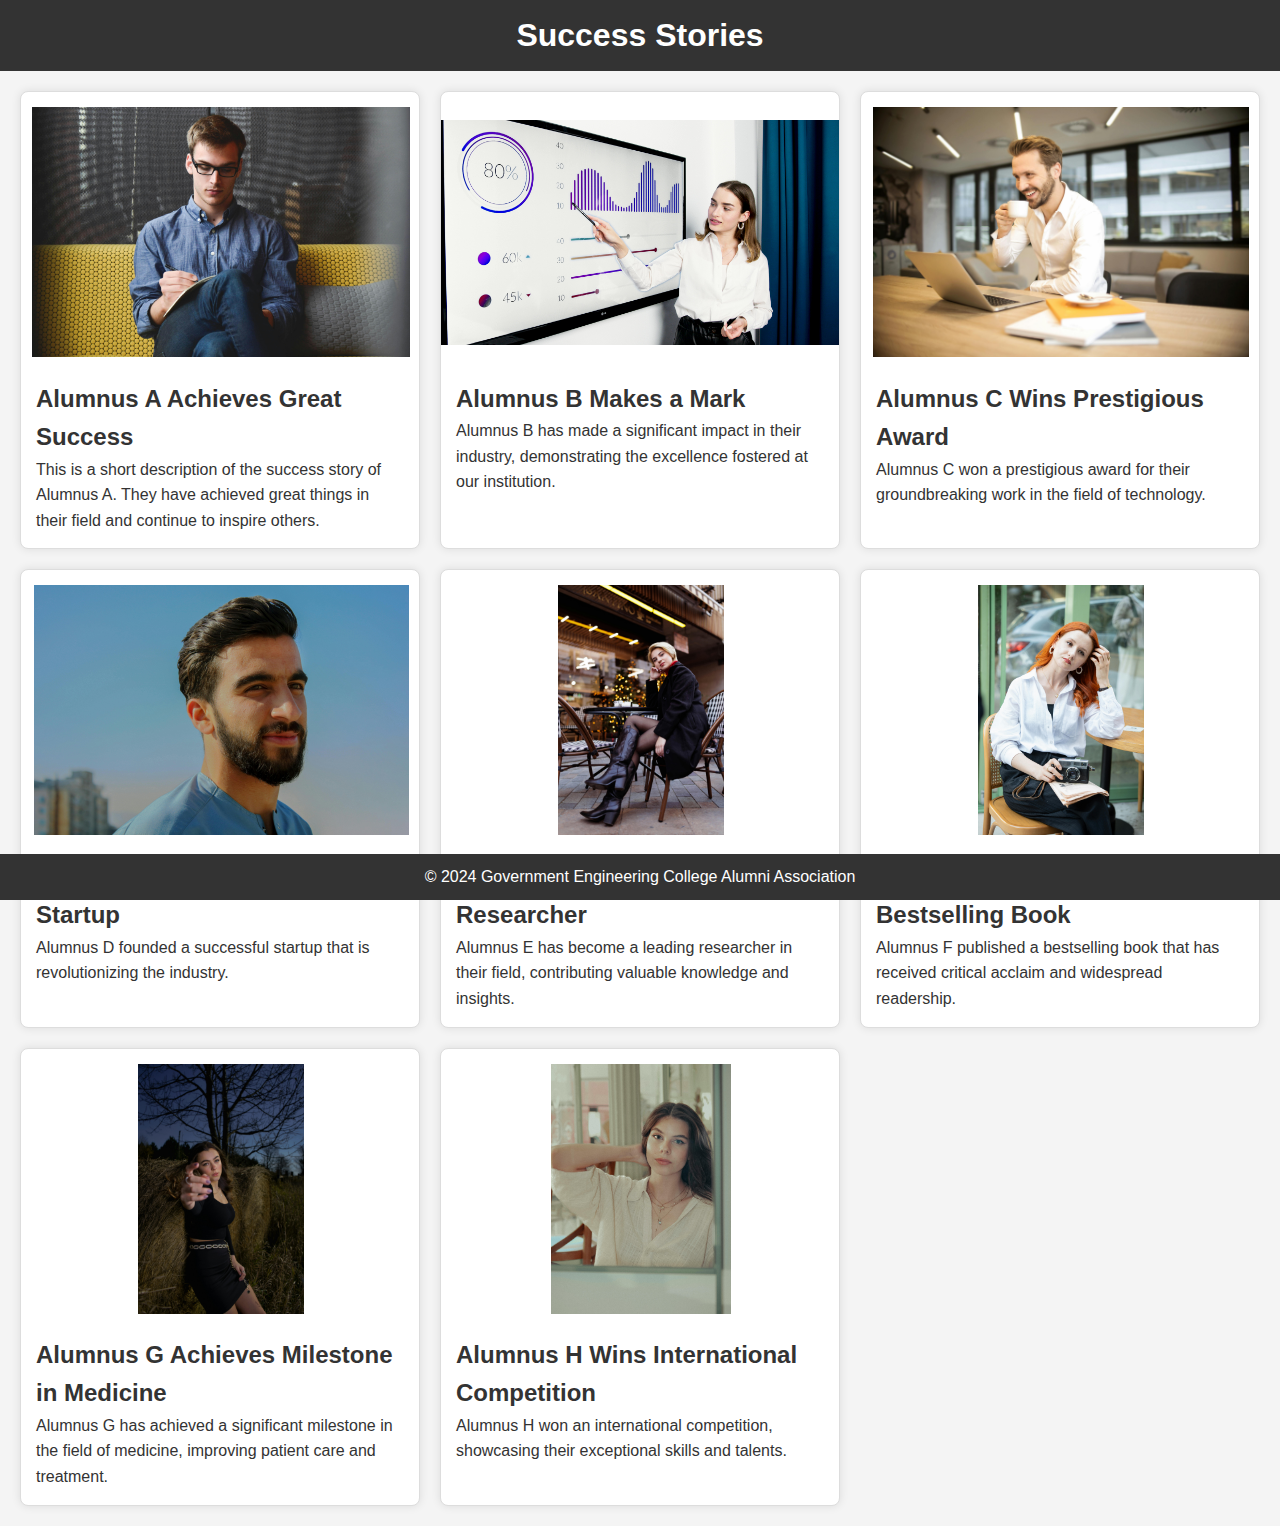
<file: successStories.html>
<!DOCTYPE html>
<html lang="en">
  <head>
    <meta charset="UTF-8" />
    <meta name="viewport" content="width=device-width, initial-scale=1.0" />
    <title>Success Stories</title>
    <style>
      /* General Reset */
      * {
        margin: 0;
        padding: 0;
        box-sizing: border-box;
      }

      /* Body and Header */
      body {
        font-family: Arial, sans-serif;
        line-height: 1.6;
        background-color: #f4f4f4;
        color: #333;
      }

      header {
        background: #333;
        color: #fff;
        padding: 10px 20px;
        text-align: center;
      }

      header h1 {
        margin: 0;
      }

      /* Main Section */
      main {
        padding: 20px;
      }

      #stories {
        display: grid;
        grid-template-columns: repeat(auto-fill, minmax(300px, 1fr));
        gap: 20px;
      }

      .story {
        background: #fff;
        border: 1px solid #ddd;
        border-radius: 8px;
        overflow: hidden;
        box-shadow: 0 0 10px rgba(0, 0, 0, 0.1);
        transition: transform 0.3s ease, box-shadow 0.3s ease;
      }

      .story:hover {
        transform: scale(1.05);
        box-shadow: 0 0 15px rgba(0, 0, 0, 0.2);
      }

      .story img {
        width: 400px;
        height: 250px;
        object-fit: contain;
        margin-top: 15px;
      }

      .story-content {
        padding: 15px;
      }

      .story-content h2 {
        margin-top: 0;
      }

      footer {
        background: #333;
        color: #fff;
        text-align: center;
        padding: 10px 20px;
        position: fixed;
        width: 100%;
        bottom: 0;
      }
    </style>
  </head>
  <body>
    <header>
      <h1>Success Stories</h1>
    </header>
    <main>
      <section id="stories">
        <!-- Success stories will be inserted here by JavaScript -->
      </section>
    </main>
    <footer>
      <p>&copy; 2024 Government Engineering College Alumni Association</p>
    </footer>
    <script>
      document.addEventListener("DOMContentLoaded", () => {
        const stories = [
          {
            title: "Alumnus A Achieves Great Success",
            image: "./assets/person1.jpg",
            description:
              "This is a short description of the success story of Alumnus A. They have achieved great things in their field and continue to inspire others.",
          },
          {
            title: "Alumnus B Makes a Mark",
            image: "./assets/person 2.jpg",
            description:
              "Alumnus B has made a significant impact in their industry, demonstrating the excellence fostered at our institution.",
          },
          {
            title: "Alumnus C Wins Prestigious Award",
            image: "./assets/person 3.jpg",
            description:
              "Alumnus C won a prestigious award for their groundbreaking work in the field of technology.",
          },
          {
            title: "Alumnus D Starts Successful Startup",
            image: "./assets/person4.jpg",
            description:
              "Alumnus D founded a successful startup that is revolutionizing the industry.",
          },
          {
            title: "Alumnus E Becomes a Leading Researcher",
            image: "./assets/person5.jpg",
            description:
              "Alumnus E has become a leading researcher in their field, contributing valuable knowledge and insights.",
          },
          {
            title: "Alumnus F Publishes Bestselling Book",
            image: "./assets/person6.jpg",
            description:
              "Alumnus F published a bestselling book that has received critical acclaim and widespread readership.",
          },
          {
            title: "Alumnus G Achieves Milestone in Medicine",
            image: "./assets/person7.jpg",
            description:
              "Alumnus G has achieved a significant milestone in the field of medicine, improving patient care and treatment.",
          },
          {
            title: "Alumnus H Wins International Competition",
            image: "./assets/person8.jpg",
            description:
              "Alumnus H won an international competition, showcasing their exceptional skills and talents.",
          },
        ];

        const storiesContainer = document.getElementById("stories");

        stories.forEach((story) => {
          const storyElement = document.createElement("div");
          storyElement.className = "story";
          storyElement.innerHTML = `
            <img src="${story.image}" alt="${story.title}">
            <div class="story-content">
                <h2>${story.title}</h2>
                <p>${story.description}</p>
            </div>
        `;
          storiesContainer.appendChild(storyElement);
        });
      });
    </script>
  </body>
</html>
</file>
<file: styles.css>
/* Basic reset */
* {
  margin: 0;
  padding: 0;
  box-sizing: border-box;
}

body {
  font-family: Arial, sans-serif;
}
/* ====================== navbar starts  ===================== */
.navbar {
  display: flex;
  justify-content: space-between;
  align-items: center;
  padding: 20px;
  background-color: #333;
}

.logo {
  font-size: 1.5rem;
  color: white;
}

.nav-links {
  display: flex;
  list-style: none;
}

.nav-links li {
  margin: 0 15px;
}

.nav-links a {
  color: white;
  text-decoration: none;
  font-size: 1rem;
  transition: color 0.3s;
}

.nav-links a:hover {
  color: #f0a500;
}

.hamburger {
  display: none;
  cursor: pointer;
  flex-direction: column;
  justify-content: space-between;
  height: 20px;
}

.hamburger span {
  display: block;
  width: 25px;
  height: 3px;
  background-color: white;
  border-radius: 5px;
  transition: 0.3s;
}

/* Responsive design */
@media (max-width: 768px) {
  .nav-links {
    position: absolute;
    right: 0;
    height: 100vh;
    top: 0;
    background-color: #333;
    flex-direction: column;
    width: 200px;
    justify-content: center;
    align-items: center;
    transform: translateX(100%);
    transition: transform 0.5s ease-in;
  }

  .nav-links li {
    margin: 20px 0;
  }

  .hamburger {
    display: flex;
  }

  .nav-active {
    transform: translateX(0);
  }

  .hamburger.active span:nth-child(1) {
    transform: rotate(45deg) translate(5px, 5px);
  }

  .hamburger.active span:nth-child(2) {
    opacity: 0;
  }

  .hamburger.active span:nth-child(3) {
    transform: rotate(-45deg) translate(5px, -5px);
  }
}
/* ===================== navbar ends ================= */
/* ===================== hero section starts ===========  */
.hero {
  display: flex;
  justify-content: space-around;
  align-items: center;
  padding: 100px 50px;
  background-color: #f4f4f4;
  height: 100vh;
  max-width: 1200px;
}

.hero-content {
  max-width: 600px;
}

.hero-content h1 {
  font-size: 3rem;
  color: #333;
  margin-bottom: 20px;
}

.hero-content p {
  font-size: 1.2rem;
  color: #666;
  margin-bottom: 30px;
}

.cta-btn {
  display: inline-block;
  padding: 15px 30px;
  background-color: #ff7f50;
  color: white;
  text-decoration: none;
  font-size: 1.2rem;
  border-radius: 5px;
  transition: background-color 0.3s ease-in-out;
}

.cta-btn:hover {
  background-color: #ff5a33;
}

.hero-image img {
  max-width: 500px;
  border-radius: 10px;
  max-height: 380px;
}

/* Responsive Design */
@media (max-width: 768px) {
  .hero {
    flex-direction: column;
    text-align: center;
    padding: 50px 20px;
  }

  .hero-content h1 {
    font-size: 2.5rem;
  }

  .hero-content p {
    font-size: 1rem;
  }

  .hero-image img {
    max-width: 90%;
    margin-top: 20px;
  }
}
/* ===================== hero section ends ================== */
/* ===================== events and stories section starts ================ */
/* Events & Success Stories Section */
.events-success {
  background-color: #f8f8f8;
  padding: 80px 0;
  text-align: center;
}

.events-success .container {
  display: flex;
  flex-direction: column;
  align-items: center;
  max-width: 1200px;
  margin: 0 auto;
}

.section-header h2 {
  font-size: 2.8rem;
  margin-bottom: 30px;
}

.section-header p {
  font-size: 1.2rem;
  margin-bottom: 50px;
  color: #666;
}

.two-columns {
  display: flex;
  justify-content: space-between;
  gap: 30px;
  width: 100%;
}

/* Common Card Styles */
.events-column .event-card,
.stories-column .story-card {
  background-color: white;
  padding: 30px;
  margin-bottom: 25px;
  border-radius: 8px;
  box-shadow: 0px 4px 12px rgba(0, 0, 0, 0.1);
  transition: transform 0.3s ease;
}

.events-column .event-card:hover,
.stories-column .story-card:hover {
  transform: translateY(-5px);
}

.events-column h3,
.stories-column h3 {
  font-size: 2rem;
  margin-bottom: 25px;
  color: #333;
}

/* Event Cards */
.event-card h4 {
  font-size: 1.6rem;
  color: #ff7f50;
  margin-bottom: 10px;
}

.event-card p {
  font-size: 1.1rem;
  color: #666;
}
.upcoming-events-btn {
  display: inline-block;
  padding: 15px 30px;
  background-color: #ff7f50;
  color: white;
  text-decoration: none;
  font-size: 1.2rem;
  border-radius: 5px;
  transition: background-color 0.3s ease-in-out;
  border: none;
}
.upcoming-events-btn a{
  color: white !important;
}
.upcoming-events-btn:hover {
  background-color: #ff5a33;
}

/* Success Story Cards */
.story-card h4 {
  font-size: 1.6rem;
  color: #ff7f50;
  margin-bottom: 10px;
}

.story-card p {
  font-size: 1.1rem;
  color: #666;
}
.all-stories-btn {
  display: inline-block;
  padding: 15px 30px;
  background-color: #ff7f50;
  text-decoration: none;
  font-size: 1.2rem;
  border-radius: 5px;
  transition: background-color 0.3s ease-in-out;
  border: none;
}
.all-stories-btn a{
  color: white !important;
}

.all-stories-btn:hover {
  background-color: #ff5a33;
}

/* Link styling */
.events-column a,
.stories-column a {
  color: #ff7f50;
  text-decoration: none;
  font-weight: bold;
  transition: color 0.3s ease;
}

.events-column a:hover,
.stories-column a:hover {
  color: #ff5a33;
}

/* Responsive Design */
@media (max-width: 768px) {
  .two-columns {
    flex-direction: column;
  }

  .events-column,
  .stories-column {
    margin: 20px 0;
  }
}



/* ========================== events and stories section ends ======================= */
/* =========================== job opportunities section starts ====================== */
/* Trending Job Opportunities Section */
.job-opportunities {
  background-color: #f5f5f5;
  padding: 80px 0;
  text-align: center;
}

.job-opportunities .container {
  display: flex;
  flex-direction: column;
  align-items: center;
  max-width: 1200px;
  margin: 0 auto;
}

.section-header h2 {
  font-size: 2.8rem;
  margin-bottom: 30px;
}

.section-header p {
  font-size: 1.2rem;
  margin-bottom: 50px;
  color: #666;
}

.job-cards {
  display: flex;
  flex-wrap: wrap;
  gap: 30px;
  justify-content: center;
  width: 100%;
}

.job-card {
  background-color: white;
  padding: 30px;
  width: 300px;
  border-radius: 8px;
  box-shadow: 0px 4px 12px rgba(0, 0, 0, 0.1);
  transition: transform 0.3s ease;
  text-align: left;
  /* extra added */
  display: flex;
  flex-direction: column;
  justify-content: space-between;
}

.job-card:hover {
  transform: translateY(-5px);
}

.job-card h3 {
  font-size: 1.6rem;
  color: #ff7f50;
  margin-bottom: 15px;
}

.job-card a {
  color: white;
  text-decoration: none;
  font-weight: bold;
  text-align: center;
  transition: color 0.3s ease;
}

.job-card a:hover {
  color: white;
}

.job-card p {
  font-size: 1.1rem;
  color: #666;
  margin-bottom: 10px;
}

.btn {
  display: inline-block;
  margin-top: 15px;
  padding: 10px 20px;
  background-color: #ff7f50;
  color: white;
  text-decoration: none;
  border-radius: 5px;
  font-weight: bold;
  transition: background-color 0.3s ease;
}

.btn:hover {
  background-color: #ff5a33;
}

/* Responsive Design */
@media (max-width: 768px) {
  .job-cards {
    flex-direction: column;
    align-items: center;
  }

  .job-card {
    width: 100%;
    max-width: 500px;
  }
}

/* =========================== job opportunities section ends ====================== */
/* =========================== donation section starts ============================= */
/* Donation Section */
.donation {
  background-color: #ff7f50;
  color: white;
  padding: 80px 0;
  text-align: center;
}

.donation .container {
  display: flex;
  justify-content: center;
  align-items: center;
  max-width: 1200px;
  margin: 0 auto;
  padding : 15px;
}

.donation-content {
  display: flex;
  justify-content: space-evenly;
  align-items: center;
  gap: 30px;
  width: 100%;
}

.donation-text {
  max-width: 500px;
  text-align: left;
}

.donation-text h2 {
  font-size: 2.8rem;
  margin-bottom: 20px;
}

.donation-text p {
  font-size: 1.2rem;
  margin-bottom: 30px;
  color: #fff;
  line-height: 1.6;
}

.btn-donate {
  display: inline-block;
  padding: 15px 30px;
  background-color: #fff;
  color: #ff7f50;
  text-decoration: none;
  border-radius: 5px;
  font-size: 1.2rem;
  font-weight: bold;
  transition: background-color 0.3s ease, color 0.3s ease;
}

.btn-donate:hover {
  background-color: #ff5a33;
  color: #fff;
}

.donation-image img {
  max-width: 100%;
  max-height: 400px;
  border-radius: 8px;
  box-shadow: 0px 4px 12px rgba(0, 0, 0, 0.1);
}

/* Responsive Design */
@media (max-width: 768px) {
  .donation-content {
    flex-direction: column;
    text-align: center;
    padding: 20px;
  }

  .donation-text {
    max-width: 100%;
  }

  .btn-donate {
    font-size: 1rem;
    padding: 12px 25px;
  }
}
/* =========================== donation section endts ============================= */
/* =========================== future goals section starts ======================= */
/* Future Goals Section */
.future-goals {
  background-color: #f0f0f0;
  padding: 80px 0;
}

.future-goals .container {
  display: flex;
  justify-content: center;
  align-items: center;
  max-width: 1200px;
  margin: 0 auto;
  padding: 15px;
}

.goals-content {
  display: flex;
  align-items: center;
  gap: 30px;
  width: 100%;
}


.goals-image {
  flex: 1;
}

.goals-image img {
  max-width: 100%;
  height: auto;
  border-radius: 8px;
  box-shadow: 0px 4px 12px rgba(0, 0, 0, 0.1);
}

.goals-text {
  flex: 1;
  max-width: 600px;
}

.goals-text h2 {
  font-size: 2.6rem;
  margin-bottom: 20px;
  color: #333;
}

.goals-text p {
  font-size: 1.2rem;
  margin-bottom: 20px;
  color: #666;
  line-height: 1.6;
}

.goals-text ul {
  list-style: none;
  padding: 0;
}

.goals-text li {
  font-size: 1.1rem;
  margin-bottom: 10px;
  color: #444;
}

.goals-text li strong {
  color: #ff7f50;
}

/* Responsive Design */
@media (max-width: 768px) {
  .goals-content {
    flex-direction: column;
    text-align: left;
  }

  .goals-image {
    margin-bottom: 20px;
  }

  .goals-text {
    max-width: 100%;
  }

  .goals-text h2 {
    font-size: 2.2rem;
  }

  .goals-text p {
    font-size: 1rem;
  }

  .goals-text li {
    font-size: 1rem;
  }
}

/* =========================== future goals section ends ======================= */
/* =========================== networking and directory page starts =============== */
/* Networking and Directory Section */
.networking-directory {
  background-color: #e0e0e0;
  padding: 80px 0;
}

.networking-directory .container {
  display: flex;
  justify-content: center;
  align-items: center;
  max-width: 1200px;
  margin: 0 auto;
  padding: 15px;
}

.networking-content {
  display: flex;
  justify-content: space-between;
  align-items: center;
  gap: 30px;
  width: 100%;
}

.networking-text {
  flex: 1;
  max-width: 500px;
  text-align: left;
}

.networking-text h2 {
  font-size: 2.6rem;
  margin-bottom: 20px;
  color: #333;
}

.networking-text p {
  font-size: 1.2rem;
  margin-bottom: 20px;
  color: #666;
  line-height: 1.6;
}

.btn-link {
  display: inline-block;
  padding: 15px 30px;
  background-color: #ff7f50;
  color: #fff;
  text-decoration: none;
  border-radius: 5px;
  font-size: 1.2rem;
  font-weight: bold;
  transition: background-color 0.3s ease;
}

.btn-link:hover {
  background-color: #ff5a33;
}

.networking-image {
  flex: 1;
}

.networking-image img {
  max-width: 100%;
  height: auto;
  border-radius: 8px;
  box-shadow: 0px 4px 12px rgba(0, 0, 0, 0.1);
}

/* Responsive Design */
@media (max-width: 768px) {
  .networking-content {
    padding : 20px;
    flex-direction: column;
    text-align: center;
  }

  .networking-text {
    max-width: 100%;
  }

  .networking-image {
    margin-top: 20px;
  }

  .networking-text h2 {
    font-size: 2.2rem;
  }

  .networking-text p {
    font-size: 1rem;
  }

  .btn-link {
    font-size: 1rem;
    padding: 12px 25px;
  }
}

/* =========================== networking and directory page ends =============== */
/* =========================== footer section starts =========================== */
/* Footer */
/* Footer */
.footer {
  background-color: #333;
  color: #fff;
  padding: 40px 0;
  font-size: 0.9rem;
}

.footer .container {
  display: flex;
  flex-wrap: wrap;
  justify-content: space-between;
  max-width: 1200px;
  margin: 0 auto;
}

.footer-content {
  display: flex;
  flex-wrap: wrap;
  gap: 20px;
}

.footer-about, .footer-links, .footer-contact, .footer-social {
  flex: 1;
  min-width: 220px;
}

.footer-about h2, .footer-links h2, .footer-contact h2, .footer-social h2 {
  font-size: 1.6rem;
  margin-bottom: 15px;
  color: #ff7f50;
}

.footer-about p, .footer-contact p {
  font-size: 1rem;
  color: #ddd;
  line-height: 1.6;
}

.footer-links ul {
  list-style: none;
  padding: 0;
}

.footer-links ul li {
  margin-bottom: 10px;
}

.footer-links ul li a {
  color: #fff;
  text-decoration: none;
  transition: color 0.3s ease;
}

.footer-links ul li a:hover {
  color: #ff7f50;
}

.footer-social .social-icons {
  display: flex;
  flex-wrap: wrap;
  gap: 15px;
}

.footer-social .social-icon {
  display: inline-block;
}

.footer-social .social-icons a i{
  width: 30px;
  height: 40px;
  transition: opacity 0.3s ease;
  color:#ddd;
}

.footer-social .social-icons a:hover {
  opacity: 0.8;
}

.footer-bottom {
  text-align: center;
  margin-top: 20px;
  padding-top: 10px;
  border-top: 1px solid #444;
}

.footer-bottom p {
  margin: 0;
}

.footer-contact a{
  color: whitesmoke;
  text-decoration: underline;
}
.footer-contact a:hover{
  color:#ff7f50;
}
/* Responsive Design */
@media (max-width: 768px) {
  .footer-content {
    flex-direction: column;
    text-align: center;
  }

  .footer-about, .footer-links, .footer-contact, .footer-social {
    margin-bottom: 20px;
  }

  .footer-social .social-icons {
    justify-content: center;
    gap: 10px;
  }

  .footer-social .social-icon img {
    width: 35px;  /* Slightly larger for better visibility on smaller screens */
  }
}

@media (max-width: 480px) {
  .footer-social .social-icons {
    justify-content: space-around;
    gap: 8px;
  }

  .footer-social .social-icon img {
    width: 28px;  /* Adjusted size for extra small screens */
  }
}

/* =========================== footer section ends =========================== */
</file>
